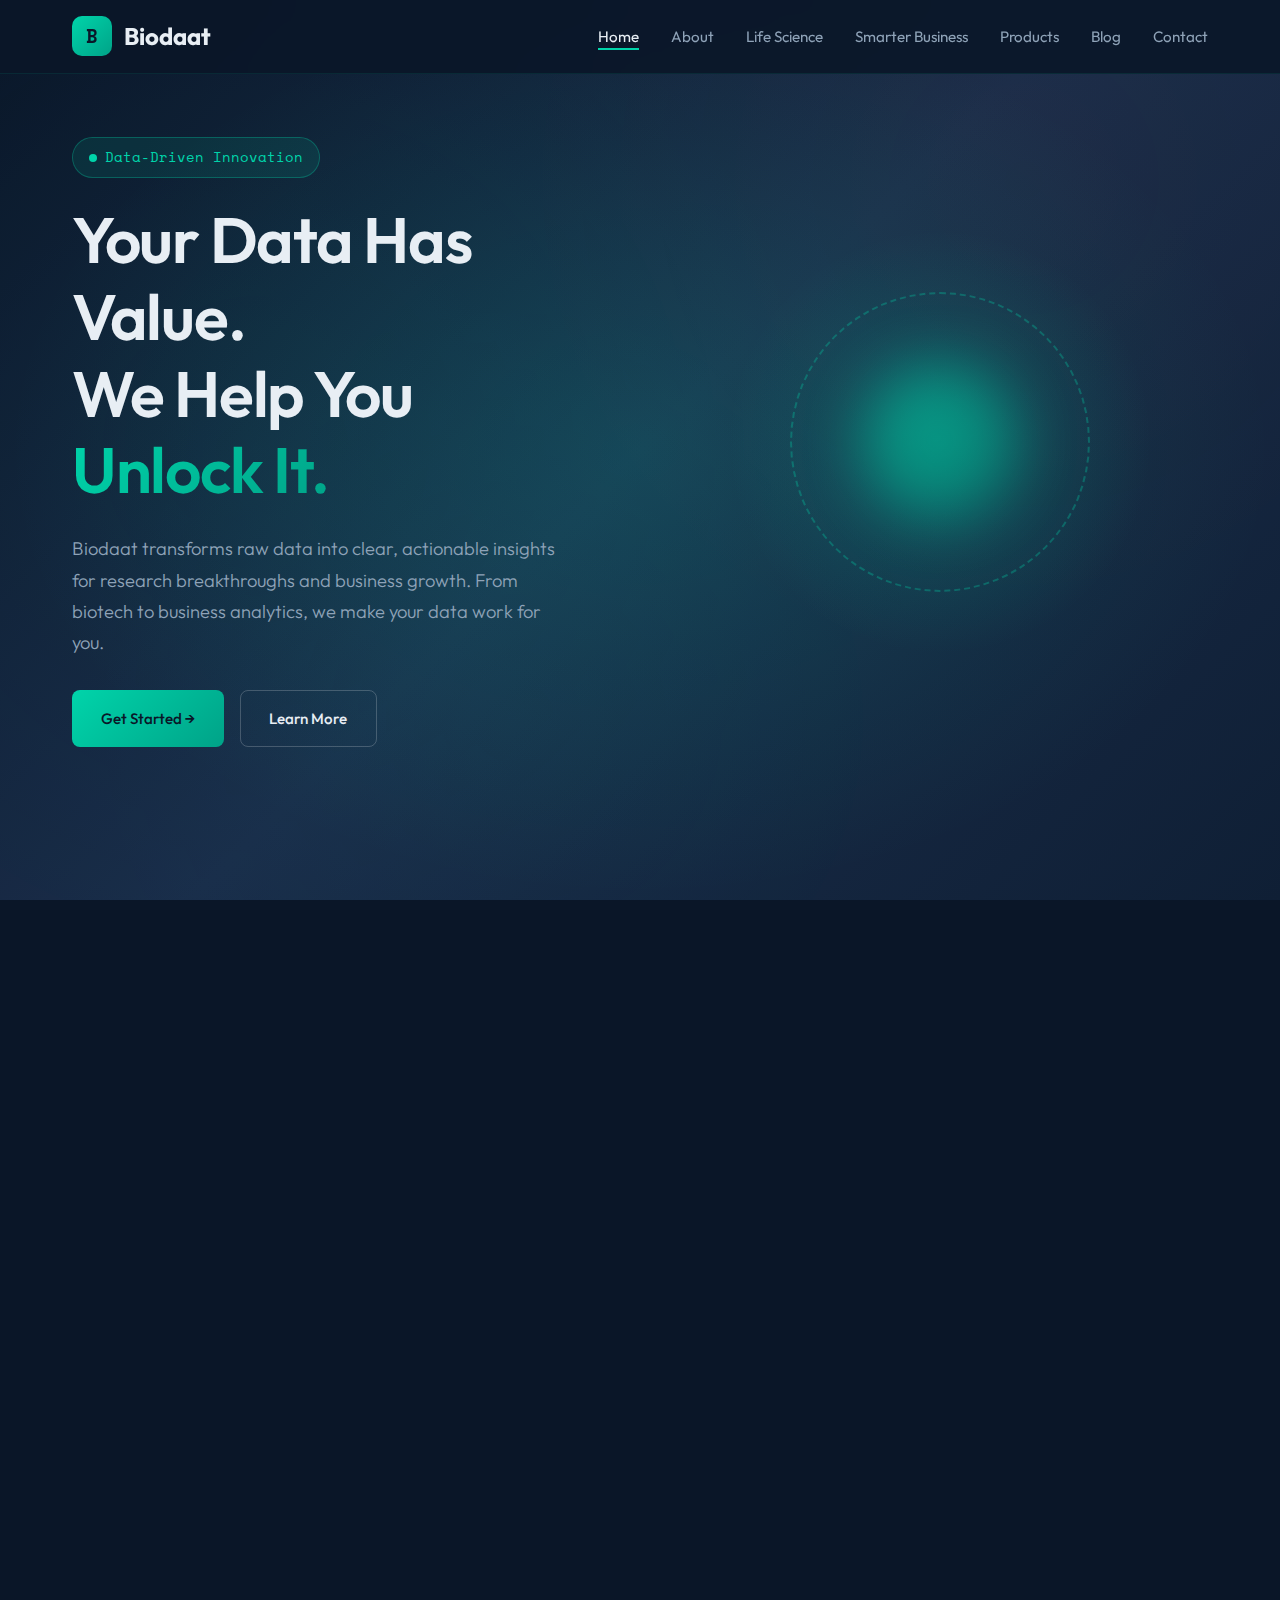
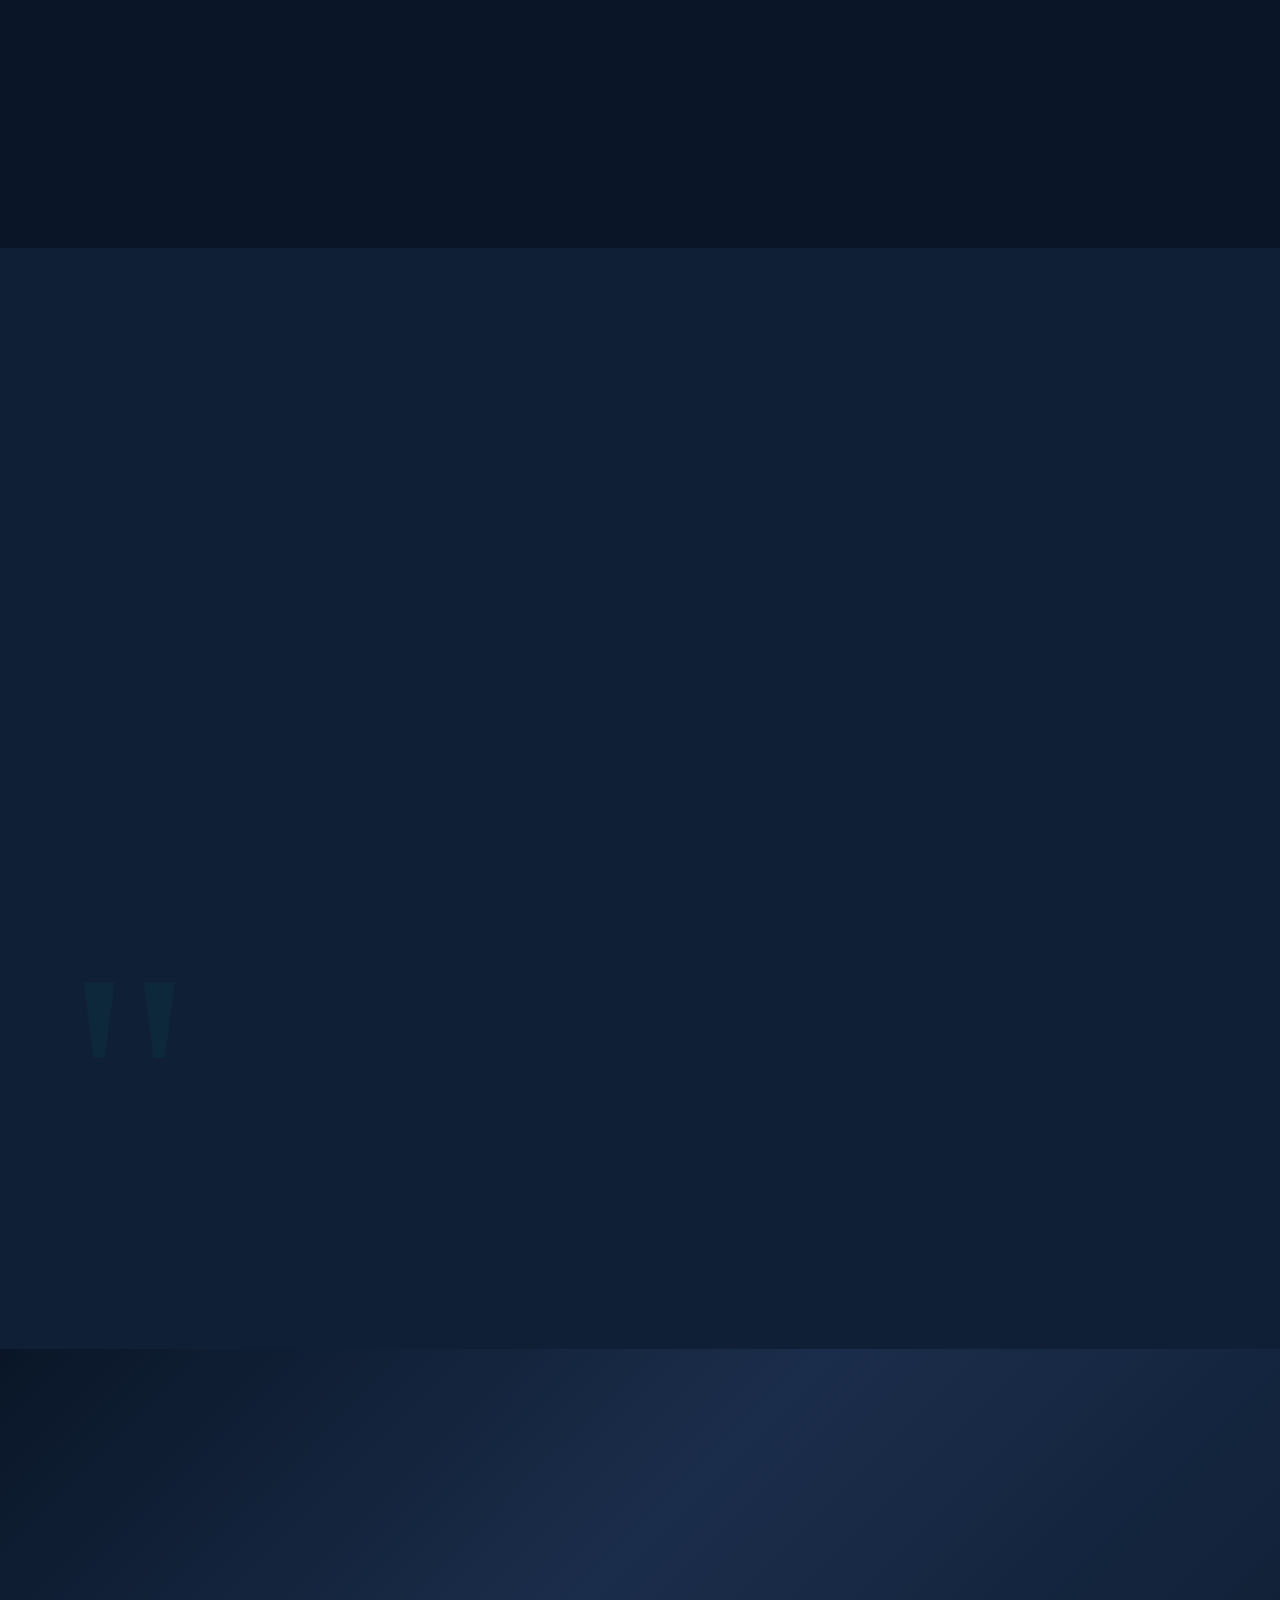
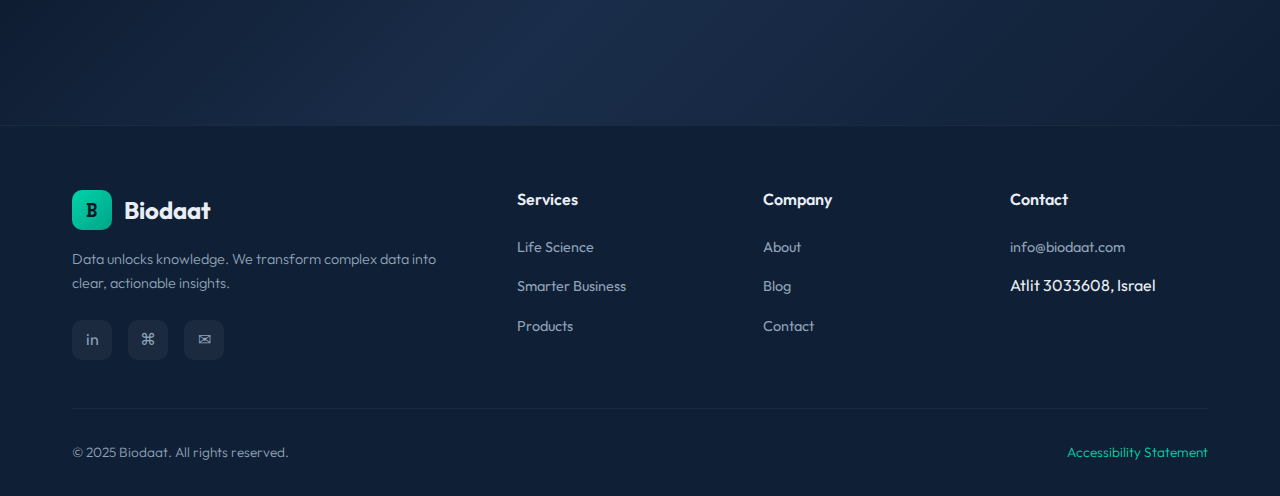
<file: index.html>
<!DOCTYPE html>
<html lang="en">
<head>
    <meta charset="UTF-8">
    <meta name="viewport" content="width=device-width, initial-scale=1.0">
    <meta name="description" content="Biodaat - Advanced Data Solutions for Research and Business. Transforming data into actionable insights with bioinformatics and AI.">
    <meta name="keywords" content="bioinformatics, data analytics, biotech, AI, machine learning, biomarker discovery">
    <title>Biodaat | Advanced Data Solutions for Research and Business</title>
    <link rel="stylesheet" href="css/style.css">
    <link rel="icon" type="image/svg+xml" href="data:image/svg+xml,<svg xmlns='http://www.w3.org/2000/svg' viewBox='0 0 100 100'><text y='.9em' font-size='90'>🧬</text></svg>">
</head>
<body>
    <!-- Navigation -->
    <nav>
        <div class="nav-container">
            <a href="index.html" class="logo">
                <div class="logo-icon">B</div>
                <span>Biodaat</span>
            </a>
            <ul class="nav-links">
                <li><a href="index.html" class="active">Home</a></li>
                <li><a href="about.html">About</a></li>
                <li><a href="life-science.html">Life Science</a></li>
                <li><a href="business.html">Smarter Business</a></li>
                <li><a href="products.html">Products</a></li>
                <li><a href="blog.html">Blog</a></li>
                <li><a href="contact.html">Contact</a></li>
            </ul>
            <button class="mobile-menu-btn">☰</button>
        </div>
    </nav>

    <!-- Hero Section -->
    <section class="hero" id="home">
        <div class="hero-bg"></div>
        <div class="container">
            <div class="hero-content">
                <div class="hero-text">
                    <div class="hero-badge">
                        <span>Data-Driven Innovation</span>
                    </div>
                    <h1>Your Data Has Value.<br>We Help You <span>Unlock It.</span></h1>
                    <p class="hero-description">
                        Biodaat transforms raw data into clear, actionable insights for research breakthroughs and business growth. From biotech to business analytics, we make your data work for you.
                    </p>
                    <div class="hero-cta">
                        <a href="contact.html" class="btn btn-primary">Get Started →</a>
                        <a href="about.html" class="btn btn-secondary">Learn More</a>
                    </div>
                </div>
                <div class="hero-visual">
                    <div class="dna-visual">
                        <div class="dna-helix"></div>
                        <div class="dna-dots"></div>
                        <div class="dna-core"></div>
                    </div>
                </div>
            </div>
        </div>
    </section>

    <!-- Services Overview -->
    <section id="services">
        <div class="container">
            <div class="section-header fade-in">
                <span class="section-label">What We Do</span>
                <h2>From Data to Insight</h2>
                <p>We turn complex data into clear, meaningful insights. Whether you're running experiments in the lab or managing business performance, we help you understand what your data is really telling you.</p>
            </div>
            
            <div class="services-grid">
                <div class="service-card fade-in">
                    <div class="service-icon">🔬</div>
                    <h3>From Data to Insight</h3>
                    <p>Turn raw, complex data into clear, meaningful insights for both research and business decisions.</p>
                </div>
                
                <div class="service-card fade-in">
                    <div class="service-icon">📊</div>
                    <h3>Smarter Decisions</h3>
                    <p>We analyze your key metrics, trends, and patterns so you can act with confidence.</p>
                </div>
                
                <div class="service-card fade-in">
                    <div class="service-icon">🤖</div>
                    <h3>Predict the Future</h3>
                    <p>Using advanced analytics and AI, we build custom models to forecast trends and identify opportunities.</p>
                </div>
                
                <div class="service-card fade-in">
                    <div class="service-icon">📈</div>
                    <h3>Clarity at a Glance</h3>
                    <p>Custom dashboards and visual tools that translate your data into intuitive, real-time overviews.</p>
                </div>
            </div>
        </div>
    </section>

    <!-- About Preview -->
    <section id="about-preview" style="background: var(--surface);">
        <div class="container">
            <div class="about-grid">
                <div class="about-content fade-in">
                    <span class="section-label">About Biodaat</span>
                    <h2>Where Data Meets Strategy</h2>
                    <p>We began in biotech, solving complex challenges with the power of big data, machine learning, and AI. Today, we bring that same precision and innovation to help businesses across all industries grow smarter and move faster.</p>
                    <p>With a deep foundation in bio-data science, we've developed advanced, data-driven solutions that turn information into insight—and insight into impact.</p>
                    <a href="about.html" class="btn btn-primary" style="margin-top: 1rem;">Learn More →</a>
                </div>
                <div class="about-image fade-in">
                    <div style="width: 100%; max-width: 400px; aspect-ratio: 1; background: linear-gradient(135deg, var(--accent) 0%, #00a388 100%); border-radius: 20px; display: flex; align-items: center; justify-content: center; font-size: 8rem;">
                        🧬
                    </div>
                </div>
            </div>
        </div>
    </section>

    <!-- Testimonial -->
    <section class="testimonial-section">
        <div class="container">
            <div class="testimonial-card fade-in">
                <p class="testimonial-text">
                    "Biodaat are reliable, professional, and highly available. Their database management, development, and support have been incredibly valuable to our work. They quickly understands our needs, learns the details, and adapts with impressive flexibility. Their collaborative approach makes them a true partner and a pleasure to work with."
                </p>
                <div class="testimonial-author">
                    <span class="author-name">Efrat Kadosh</span>
                    <span class="author-title">Head of Data Management, Morris Kahn Marine Research Station<br>Leon H Charney School of Marine Sciences, University of Haifa</span>
                </div>
            </div>
        </div>
    </section>

    <!-- CTA Section -->
    <section id="cta" style="background: var(--gradient-main); text-align: center;">
        <div class="container fade-in">
            <h2 style="margin-bottom: 1rem;">Ready to Unlock Your Data's Potential?</h2>
            <p style="max-width: 600px; margin: 0 auto 2rem;">Let's discuss how Biodaat can help transform your data into actionable insights.</p>
            <a href="contact.html" class="btn btn-primary">Contact Us →</a>
        </div>
    </section>

    <!-- Footer -->
    <footer>
        <div class="container">
            <div class="footer-grid">
                <div class="footer-brand">
                    <a href="index.html" class="logo">
                        <div class="logo-icon">B</div>
                        <span>Biodaat</span>
                    </a>
                    <p>Data unlocks knowledge. We transform complex data into clear, actionable insights.</p>
                    <div class="social-links">
                        <a href="https://www.linkedin.com/in/odedkushnir" target="_blank" aria-label="LinkedIn">in</a>
                        <a href="https://github.com/okushnir" target="_blank" aria-label="GitHub">⌘</a>
                        <a href="mailto:info@biodaat.com" aria-label="Email">✉</a>
                    </div>
                </div>
                
                <div class="footer-column">
                    <h4>Services</h4>
                    <ul>
                        <li><a href="life-science.html">Life Science</a></li>
                        <li><a href="business.html">Smarter Business</a></li>
                        <li><a href="products.html">Products</a></li>
                    </ul>
                </div>
                
                <div class="footer-column">
                    <h4>Company</h4>
                    <ul>
                        <li><a href="about.html">About</a></li>
                        <li><a href="blog.html">Blog</a></li>
                        <li><a href="contact.html">Contact</a></li>
                    </ul>
                </div>
                
                <div class="footer-column">
                    <h4>Contact</h4>
                    <ul>
                        <li><a href="mailto:info@biodaat.com">info@biodaat.com</a></li>
                        <li>Atlit 3033608, Israel</li>
                    </ul>
                </div>
            </div>
            
            <div class="footer-bottom">
                <p>© 2025 Biodaat. All rights reserved.</p>
                <p><a href="accessibility.html">Accessibility Statement</a></p>
            </div>
        </div>
    </footer>

    <script src="js/main.js"></script>
</body>
</html>
</file>
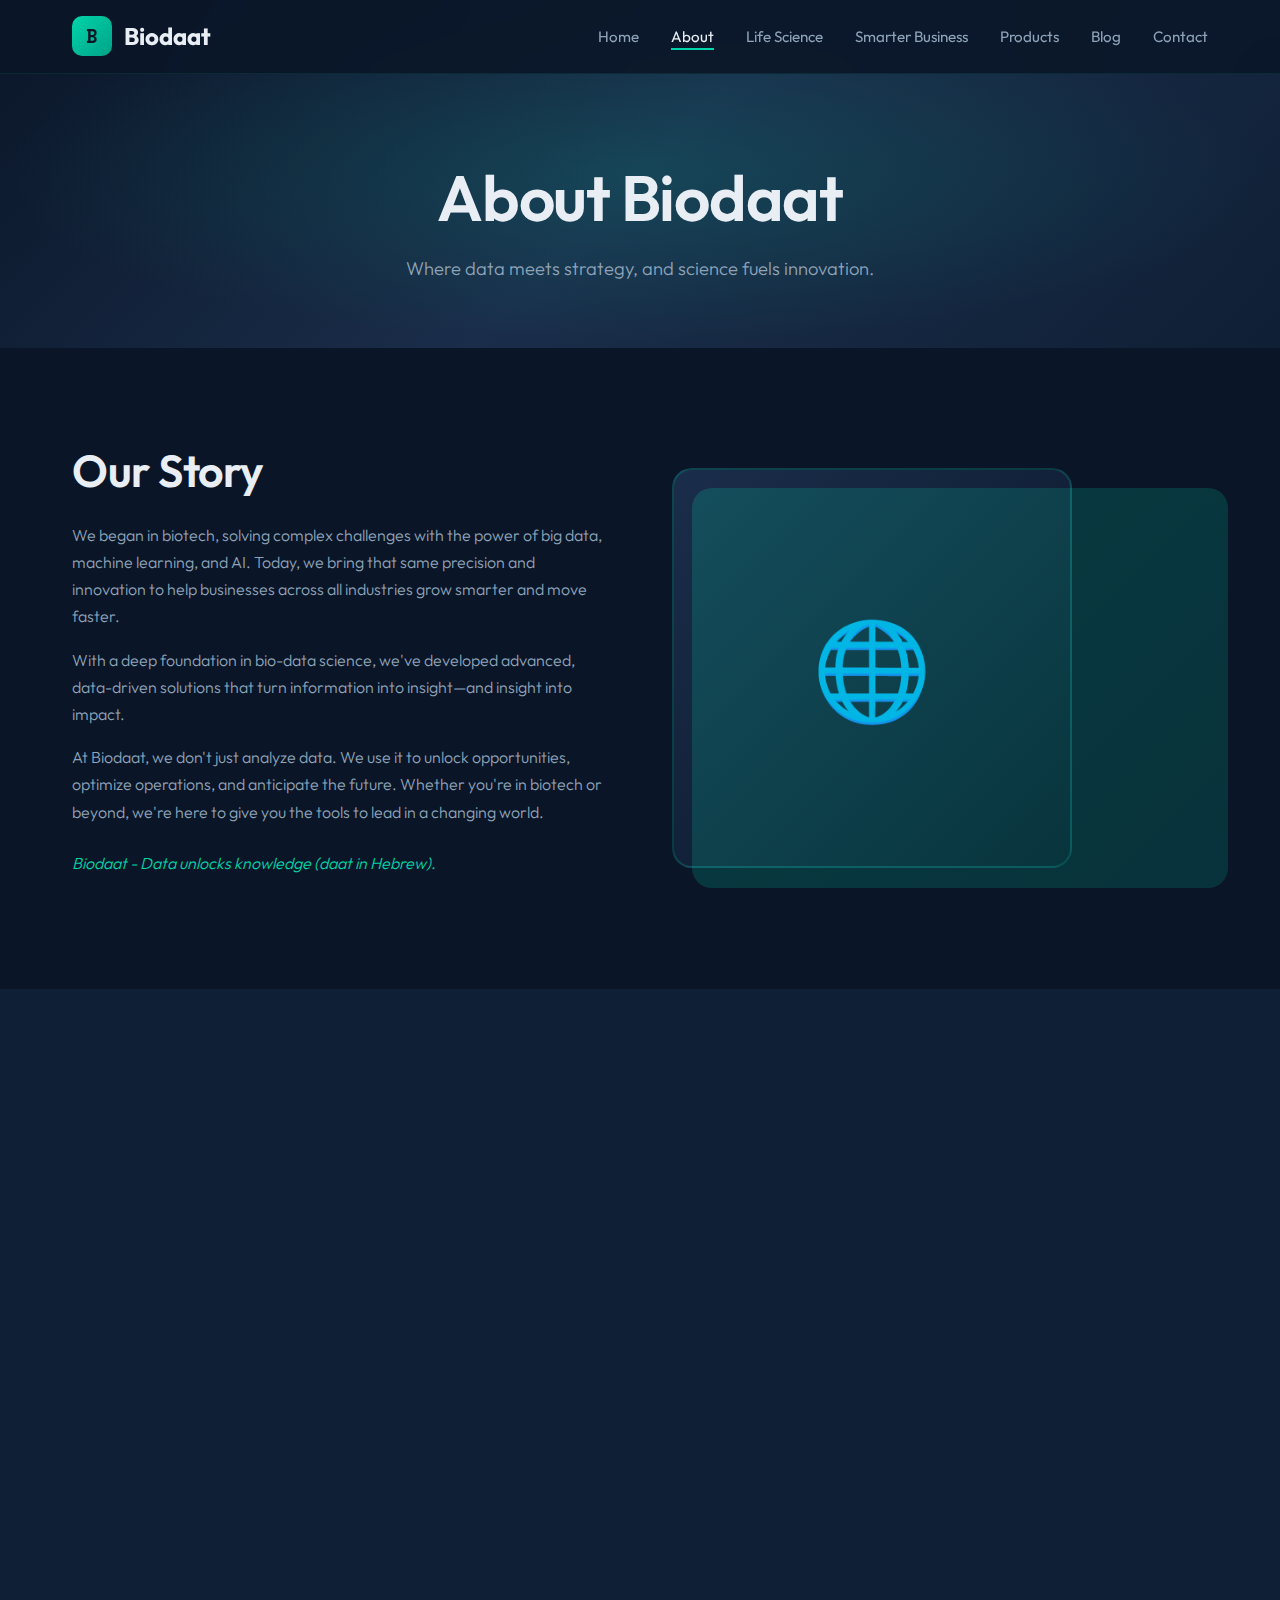
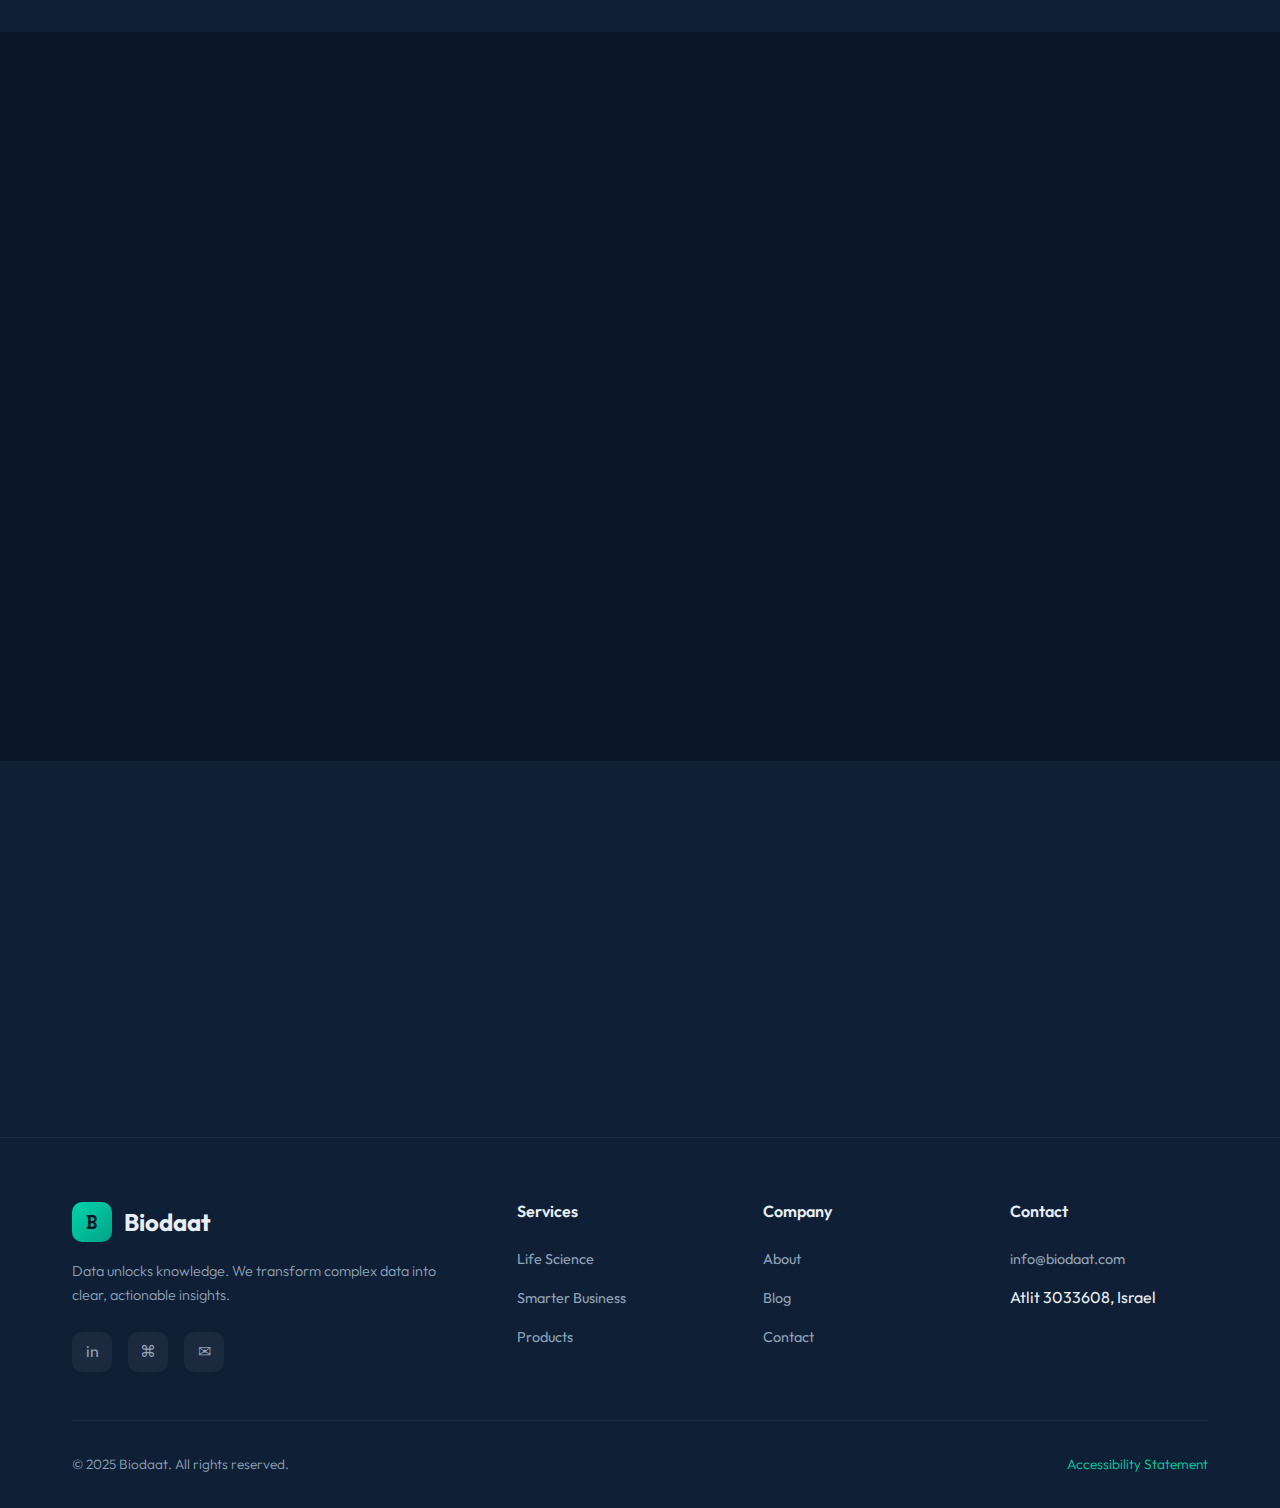
<file: about.html>
<!DOCTYPE html>
<html lang="en">
<head>
    <meta charset="UTF-8">
    <meta name="viewport" content="width=device-width, initial-scale=1.0">
    <meta name="description" content="About Biodaat - Where data meets strategy and science fuels innovation. Learn about our mission, vision, and founder.">
    <title>About | Biodaat</title>
    <link rel="stylesheet" href="css/style.css">
    <link rel="icon" type="image/svg+xml" href="data:image/svg+xml,<svg xmlns='http://www.w3.org/2000/svg' viewBox='0 0 100 100'><text y='.9em' font-size='90'>🧬</text></svg>">
</head>
<body>
    <!-- Navigation -->
    <nav>
        <div class="nav-container">
            <a href="index.html" class="logo">
                <div class="logo-icon">B</div>
                <span>Biodaat</span>
            </a>
            <ul class="nav-links">
                <li><a href="index.html">Home</a></li>
                <li><a href="about.html" class="active">About</a></li>
                <li><a href="life-science.html">Life Science</a></li>
                <li><a href="business.html">Smarter Business</a></li>
                <li><a href="products.html">Products</a></li>
                <li><a href="blog.html">Blog</a></li>
                <li><a href="contact.html">Contact</a></li>
            </ul>
            <button class="mobile-menu-btn">☰</button>
        </div>
    </nav>

    <!-- Page Header -->
    <section class="page-header">
        <div class="container">
            <div class="page-header-content">
                <h1>About Biodaat</h1>
                <p>Where data meets strategy, and science fuels innovation.</p>
            </div>
        </div>
    </section>

    <!-- Main About Content -->
    <section>
        <div class="container">
            <div class="about-grid">
                <div class="about-content fade-in">
                    <h2>Our Story</h2>
                    <p>We began in biotech, solving complex challenges with the power of big data, machine learning, and AI. Today, we bring that same precision and innovation to help businesses across all industries grow smarter and move faster.</p>
                    <p>With a deep foundation in bio-data science, we've developed advanced, data-driven solutions that turn information into insight—and insight into impact.</p>
                    <p>At Biodaat, we don't just analyze data. We use it to unlock opportunities, optimize operations, and anticipate the future. Whether you're in biotech or beyond, we're here to give you the tools to lead in a changing world.</p>
                    <p style="margin-top: 1.5rem; color: var(--accent); font-style: italic;">Biodaat - Data unlocks knowledge (daat in Hebrew).</p>
                </div>
                <div class="about-image fade-in">
                    <div style="width: 100%; max-width: 400px; aspect-ratio: 1; background: linear-gradient(135deg, var(--secondary) 0%, var(--primary) 100%); border-radius: 20px; display: flex; align-items: center; justify-content: center; font-size: 6rem; border: 2px solid rgba(0, 212, 170, 0.2);">
                        🌐
                    </div>
                </div>
            </div>
        </div>
    </section>

    <!-- Mission & Vision -->
    <section style="background: var(--surface);">
        <div class="container">
            <div class="services-grid" style="grid-template-columns: 1fr 1fr;">
                <div class="service-card fade-in" style="padding: 3rem;">
                    <div class="service-icon">🎯</div>
                    <h3>Our Mission</h3>
                    <p>At Biodaat, our mission is to make powerful data analysis accessible to everyone—regardless of background, industry, or expertise.</p>
                    <p style="margin-top: 1rem;">We believe that knowledge should not be locked behind technical barriers. That's why we transform complex data into clear, actionable insights that help people and organizations make smarter decisions and spark innovation.</p>
                    <p style="margin-top: 1rem;">Originally rooted in the life sciences, we now bring this same commitment to clarity, accessibility, and impact to every sector.</p>
                </div>
                
                <div class="service-card fade-in" style="padding: 3rem;">
                    <div class="service-icon">🔭</div>
                    <h3>Our Vision</h3>
                    <p>At Biodaat, our vision is to transform how data fuels discovery, innovation, and impact.</p>
                    <p style="margin-top: 1rem;">We aim to revolutionize the way science, business, and society approach data—making it not just a tool, but a catalyst for progress. With a foundation in life sciences and a commitment to cutting-edge technology, we strive to unlock new insights that improve lives and move the world forward.</p>
                    <p style="margin-top: 1rem;">Our ultimate goal is to bridge the gap between knowledge and action.</p>
                </div>
            </div>
        </div>
    </section>

    <!-- Founder Section -->
    <section>
        <div class="container">
            <div class="about-grid" style="align-items: start;">
                <div class="about-image fade-in">
                    <div style="width: 100%; max-width: 350px; aspect-ratio: 0.8; background: linear-gradient(135deg, var(--surface) 0%, var(--secondary) 100%); border-radius: 20px; display: flex; align-items: center; justify-content: center; font-size: 8rem; border: 3px solid var(--accent);">
                        👨‍🔬
                    </div>
                    <div style="display: flex; gap: 1rem; margin-top: 1.5rem; justify-content: center;">
                        <a href="mailto:oded.kushnir@biodaat.com" class="btn btn-secondary" style="padding: 0.6rem 1rem; font-size: 0.85rem;">✉ Email</a>
                        <a href="https://github.com/okushnir" target="_blank" class="btn btn-secondary" style="padding: 0.6rem 1rem; font-size: 0.85rem;">⌘ GitHub</a>
                        <a href="https://www.linkedin.com/in/odedkushnir" target="_blank" class="btn btn-secondary" style="padding: 0.6rem 1rem; font-size: 0.85rem;">in LinkedIn</a>
                    </div>
                </div>
                <div class="about-content fade-in">
                    <span class="section-label">Leadership</span>
                    <h2>Oded Kushnir Ph.D.</h2>
                    <h3 style="color: var(--accent); margin-bottom: 1.5rem; font-weight: 400;">Founding Director</h3>
                    <p>As the founder of Biodaat, I'm proud to bring years of scientific training and hands-on data expertise to the world of business innovation.</p>
                    <p style="margin-top: 1rem;">I hold a Ph.D. in Bio-Data Science from Tel Aviv University, where I specialized in applying machine learning to biological data analysis.</p>
                    <p style="margin-top: 1rem;">Throughout my career, I've built algorithms, pipelines, and applications that turn complex data into meaningful results—delivering value in both research and real-world settings.</p>
                    <p style="margin-top: 1rem;">My passion lies in using cutting-edge tools to uncover insights, solve problems, and help organizations make smarter decisions.</p>
                    <p style="margin-top: 1rem; color: var(--accent);">Biodaat is the product of that vision: combining deep scientific knowledge with accessible, impactful data solutions for everyone.</p>
                </div>
            </div>
        </div>
    </section>

    <!-- CTA -->
    <section style="background: var(--surface); text-align: center;">
        <div class="container fade-in">
            <h2 style="margin-bottom: 1rem;">Let's Work Together</h2>
            <p style="max-width: 600px; margin: 0 auto 2rem;">Ready to transform your data into actionable insights? Get in touch today.</p>
            <a href="contact.html" class="btn btn-primary">Contact Us →</a>
        </div>
    </section>

    <!-- Footer -->
    <footer>
        <div class="container">
            <div class="footer-grid">
                <div class="footer-brand">
                    <a href="index.html" class="logo">
                        <div class="logo-icon">B</div>
                        <span>Biodaat</span>
                    </a>
                    <p>Data unlocks knowledge. We transform complex data into clear, actionable insights.</p>
                    <div class="social-links">
                        <a href="https://www.linkedin.com/in/odedkushnir" target="_blank" aria-label="LinkedIn">in</a>
                        <a href="https://github.com/okushnir" target="_blank" aria-label="GitHub">⌘</a>
                        <a href="mailto:info@biodaat.com" aria-label="Email">✉</a>
                    </div>
                </div>
                
                <div class="footer-column">
                    <h4>Services</h4>
                    <ul>
                        <li><a href="life-science.html">Life Science</a></li>
                        <li><a href="business.html">Smarter Business</a></li>
                        <li><a href="products.html">Products</a></li>
                    </ul>
                </div>
                
                <div class="footer-column">
                    <h4>Company</h4>
                    <ul>
                        <li><a href="about.html">About</a></li>
                        <li><a href="blog.html">Blog</a></li>
                        <li><a href="contact.html">Contact</a></li>
                    </ul>
                </div>
                
                <div class="footer-column">
                    <h4>Contact</h4>
                    <ul>
                        <li><a href="mailto:info@biodaat.com">info@biodaat.com</a></li>
                        <li>Atlit 3033608, Israel</li>
                    </ul>
                </div>
            </div>
            
            <div class="footer-bottom">
                <p>© 2025 Biodaat. All rights reserved.</p>
                <p><a href="accessibility.html">Accessibility Statement</a></p>
            </div>
        </div>
    </footer>

    <script src="js/main.js"></script>
</body>
</html>
</file>
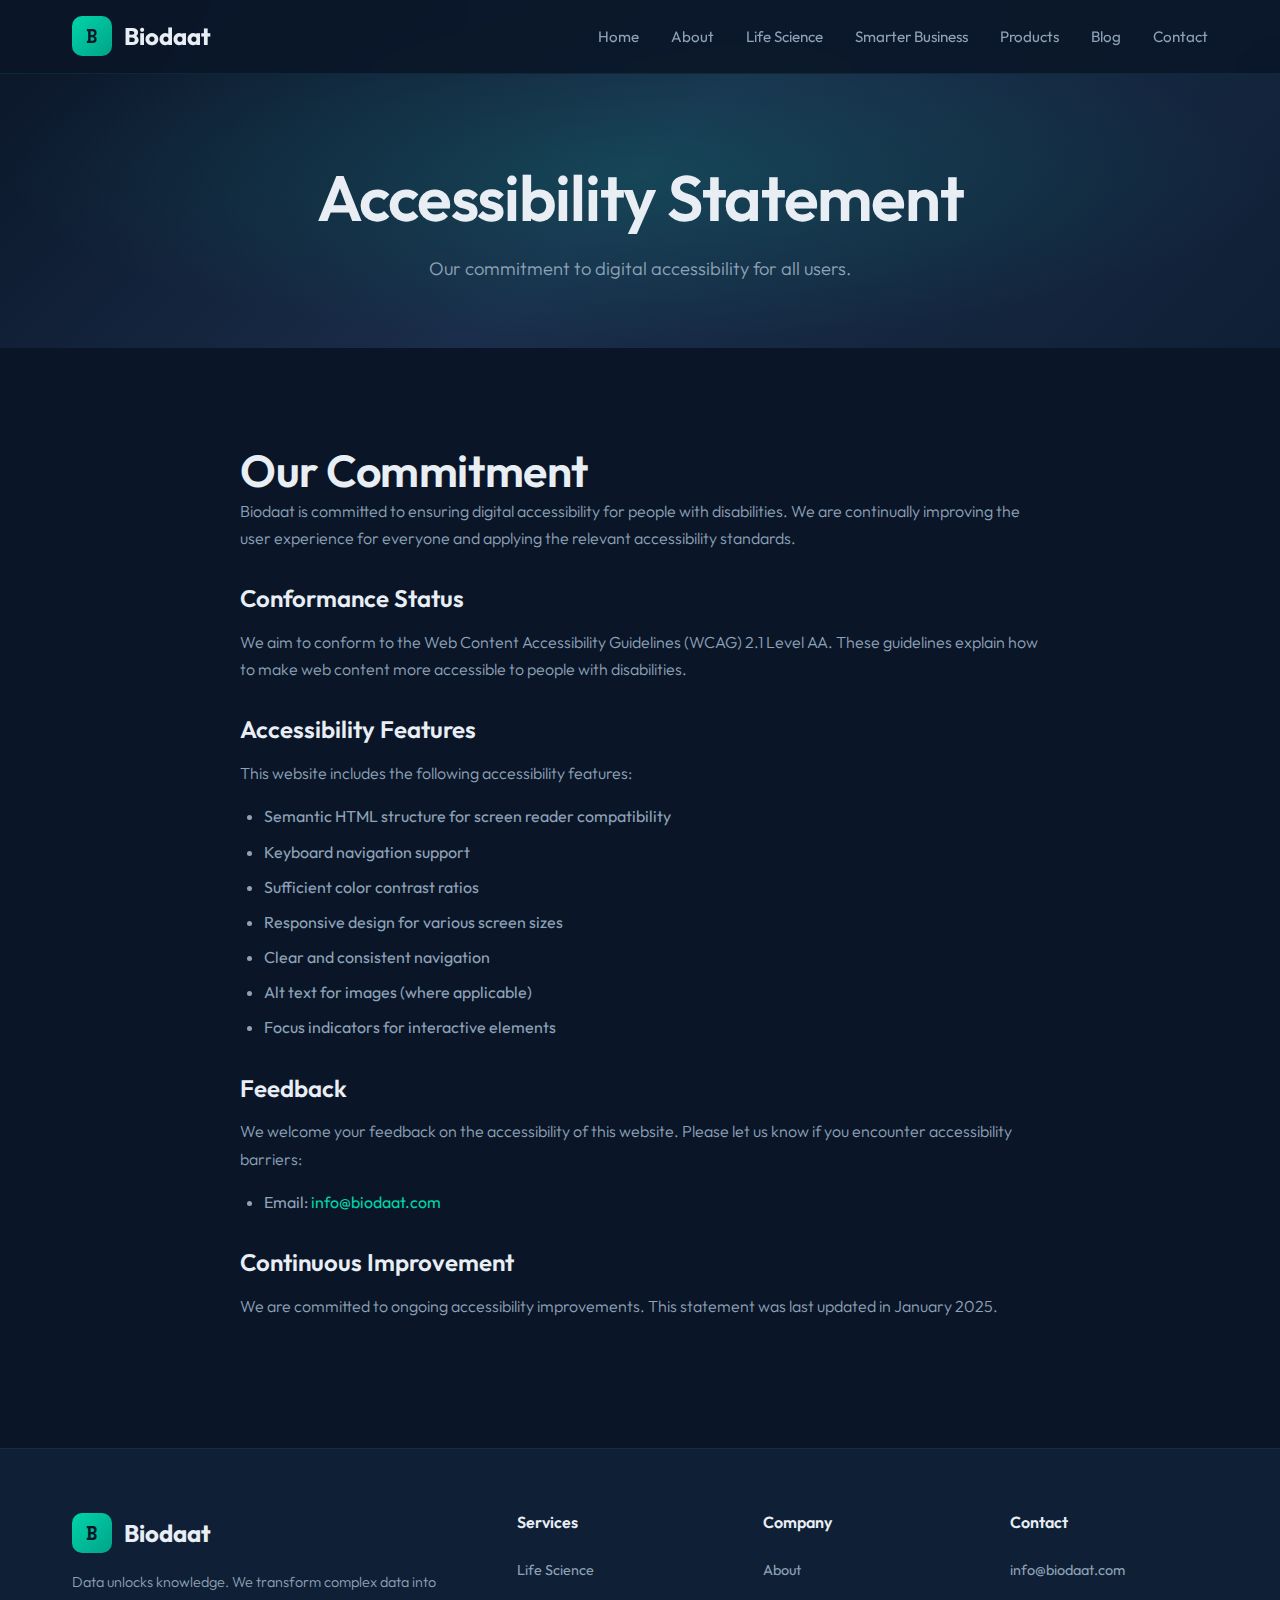
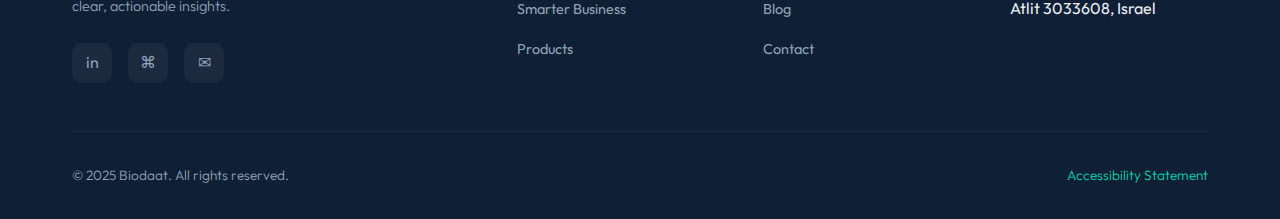
<file: accessibility.html>
<!DOCTYPE html>
<html lang="en">
<head>
    <meta charset="UTF-8">
    <meta name="viewport" content="width=device-width, initial-scale=1.0">
    <meta name="description" content="Biodaat Accessibility Statement - Our commitment to digital accessibility.">
    <title>Accessibility Statement | Biodaat</title>
    <link rel="stylesheet" href="css/style.css">
    <link rel="icon" type="image/svg+xml" href="data:image/svg+xml,<svg xmlns='http://www.w3.org/2000/svg' viewBox='0 0 100 100'><text y='.9em' font-size='90'>🧬</text></svg>">
</head>
<body>
    <nav>
        <div class="nav-container">
            <a href="index.html" class="logo">
                <div class="logo-icon">B</div>
                <span>Biodaat</span>
            </a>
            <ul class="nav-links">
                <li><a href="index.html">Home</a></li>
                <li><a href="about.html">About</a></li>
                <li><a href="life-science.html">Life Science</a></li>
                <li><a href="business.html">Smarter Business</a></li>
                <li><a href="products.html">Products</a></li>
                <li><a href="blog.html">Blog</a></li>
                <li><a href="contact.html">Contact</a></li>
            </ul>
            <button class="mobile-menu-btn">☰</button>
        </div>
    </nav>

    <section class="page-header">
        <div class="container">
            <div class="page-header-content">
                <h1>Accessibility Statement</h1>
                <p>Our commitment to digital accessibility for all users.</p>
            </div>
        </div>
    </section>

    <section>
        <div class="container">
            <div style="max-width: 800px; margin: 0 auto;">
                <div class="fade-in">
                    <h2>Our Commitment</h2>
                    <p style="margin-bottom: 2rem;">Biodaat is committed to ensuring digital accessibility for people with disabilities. We are continually improving the user experience for everyone and applying the relevant accessibility standards.</p>
                    
                    <h3 style="margin-top: 2rem; margin-bottom: 1rem;">Conformance Status</h3>
                    <p style="margin-bottom: 2rem;">We aim to conform to the Web Content Accessibility Guidelines (WCAG) 2.1 Level AA. These guidelines explain how to make web content more accessible to people with disabilities.</p>
                    
                    <h3 style="margin-top: 2rem; margin-bottom: 1rem;">Accessibility Features</h3>
                    <p style="margin-bottom: 1rem;">This website includes the following accessibility features:</p>
                    <ul style="color: var(--text-muted); margin-left: 1.5rem; margin-bottom: 2rem;">
                        <li style="margin-bottom: 0.5rem;">Semantic HTML structure for screen reader compatibility</li>
                        <li style="margin-bottom: 0.5rem;">Keyboard navigation support</li>
                        <li style="margin-bottom: 0.5rem;">Sufficient color contrast ratios</li>
                        <li style="margin-bottom: 0.5rem;">Responsive design for various screen sizes</li>
                        <li style="margin-bottom: 0.5rem;">Clear and consistent navigation</li>
                        <li style="margin-bottom: 0.5rem;">Alt text for images (where applicable)</li>
                        <li style="margin-bottom: 0.5rem;">Focus indicators for interactive elements</li>
                    </ul>
                    
                    <h3 style="margin-top: 2rem; margin-bottom: 1rem;">Feedback</h3>
                    <p style="margin-bottom: 1rem;">We welcome your feedback on the accessibility of this website. Please let us know if you encounter accessibility barriers:</p>
                    <ul style="color: var(--text-muted); margin-left: 1.5rem; margin-bottom: 2rem;">
                        <li style="margin-bottom: 0.5rem;">Email: <a href="mailto:info@biodaat.com">info@biodaat.com</a></li>
                    </ul>
                    
                    <h3 style="margin-top: 2rem; margin-bottom: 1rem;">Continuous Improvement</h3>
                    <p style="margin-bottom: 2rem;">We are committed to ongoing accessibility improvements. This statement was last updated in January 2025.</p>
                </div>
            </div>
        </div>
    </section>

    <footer>
        <div class="container">
            <div class="footer-grid">
                <div class="footer-brand">
                    <a href="index.html" class="logo">
                        <div class="logo-icon">B</div>
                        <span>Biodaat</span>
                    </a>
                    <p>Data unlocks knowledge. We transform complex data into clear, actionable insights.</p>
                    <div class="social-links">
                        <a href="https://www.linkedin.com/in/odedkushnir" target="_blank" aria-label="LinkedIn">in</a>
                        <a href="https://github.com/okushnir" target="_blank" aria-label="GitHub">⌘</a>
                        <a href="mailto:info@biodaat.com" aria-label="Email">✉</a>
                    </div>
                </div>
                
                <div class="footer-column">
                    <h4>Services</h4>
                    <ul>
                        <li><a href="life-science.html">Life Science</a></li>
                        <li><a href="business.html">Smarter Business</a></li>
                        <li><a href="products.html">Products</a></li>
                    </ul>
                </div>
                
                <div class="footer-column">
                    <h4>Company</h4>
                    <ul>
                        <li><a href="about.html">About</a></li>
                        <li><a href="blog.html">Blog</a></li>
                        <li><a href="contact.html">Contact</a></li>
                    </ul>
                </div>
                
                <div class="footer-column">
                    <h4>Contact</h4>
                    <ul>
                        <li><a href="mailto:info@biodaat.com">info@biodaat.com</a></li>
                        <li>Atlit 3033608, Israel</li>
                    </ul>
                </div>
            </div>
            
            <div class="footer-bottom">
                <p>© 2025 Biodaat. All rights reserved.</p>
                <p><a href="accessibility.html">Accessibility Statement</a></p>
            </div>
        </div>
    </footer>

    <script src="js/main.js"></script>
</body>
</html>
</file>
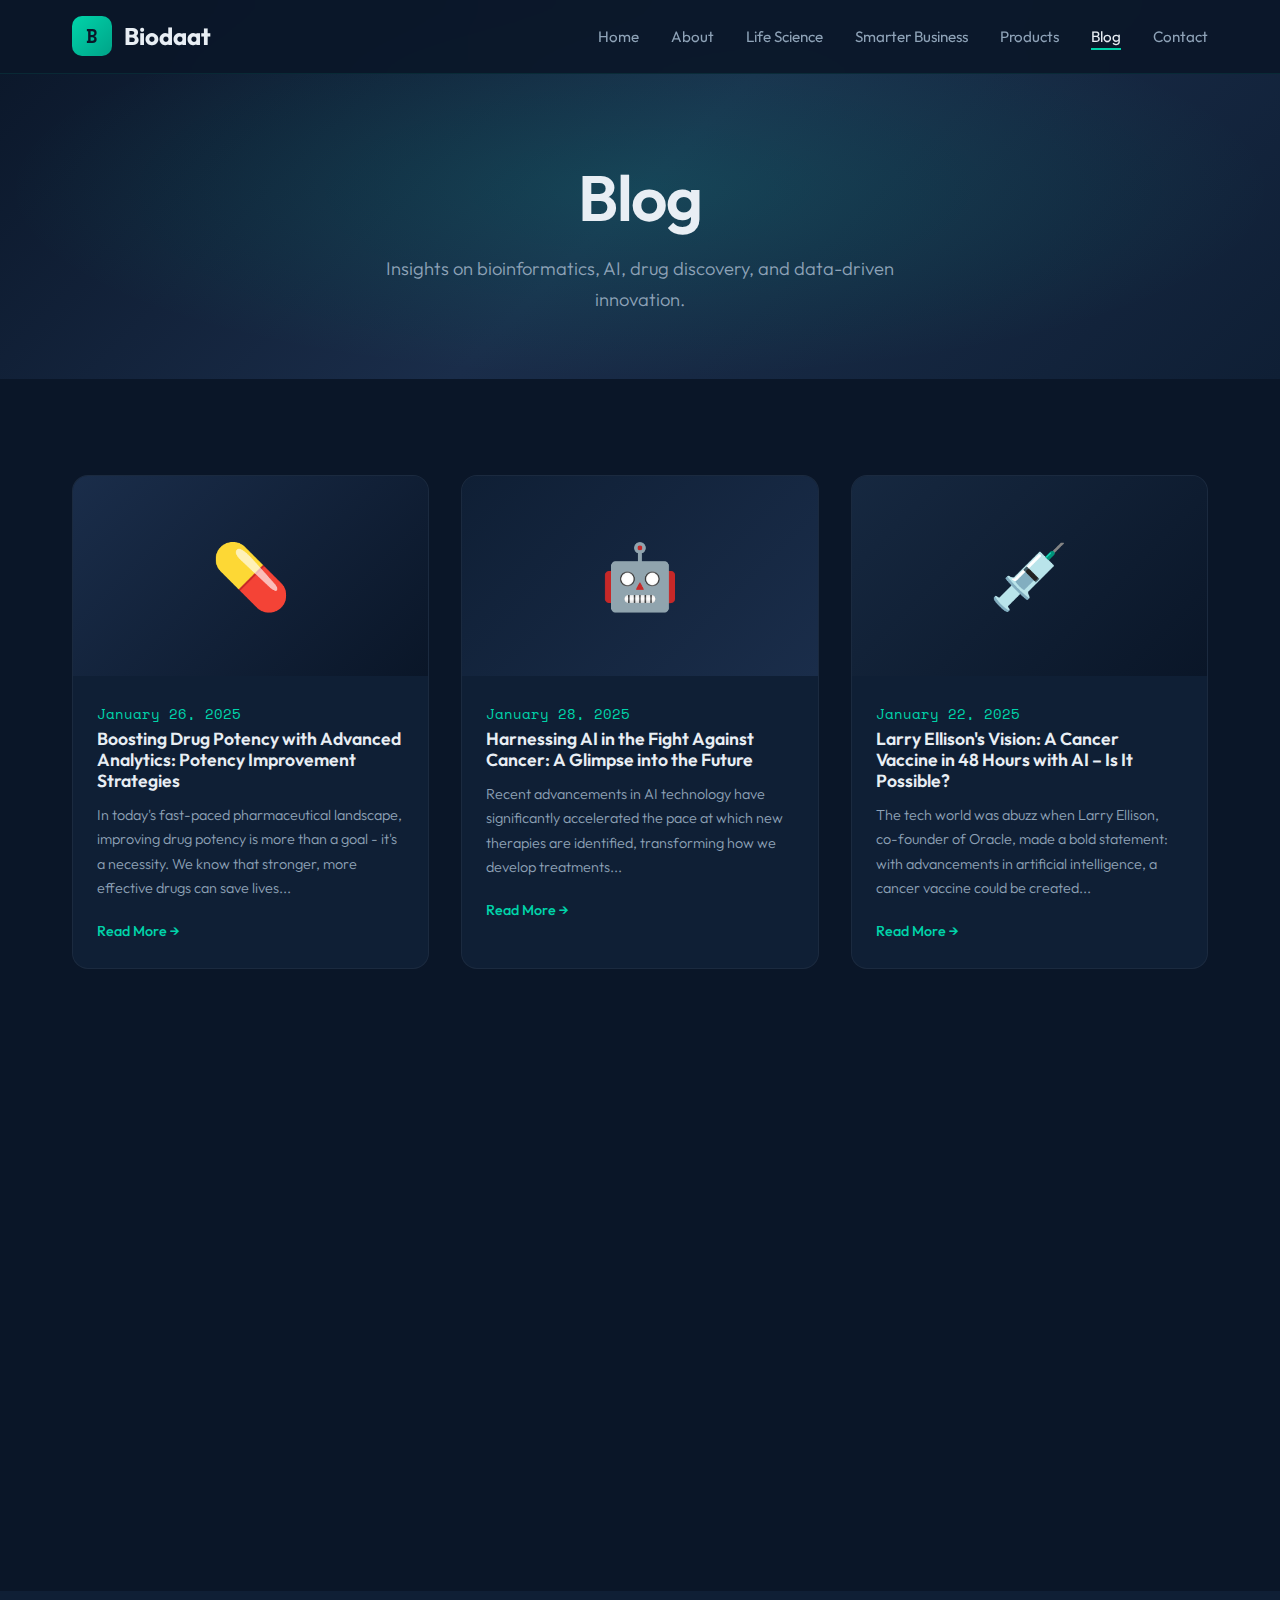
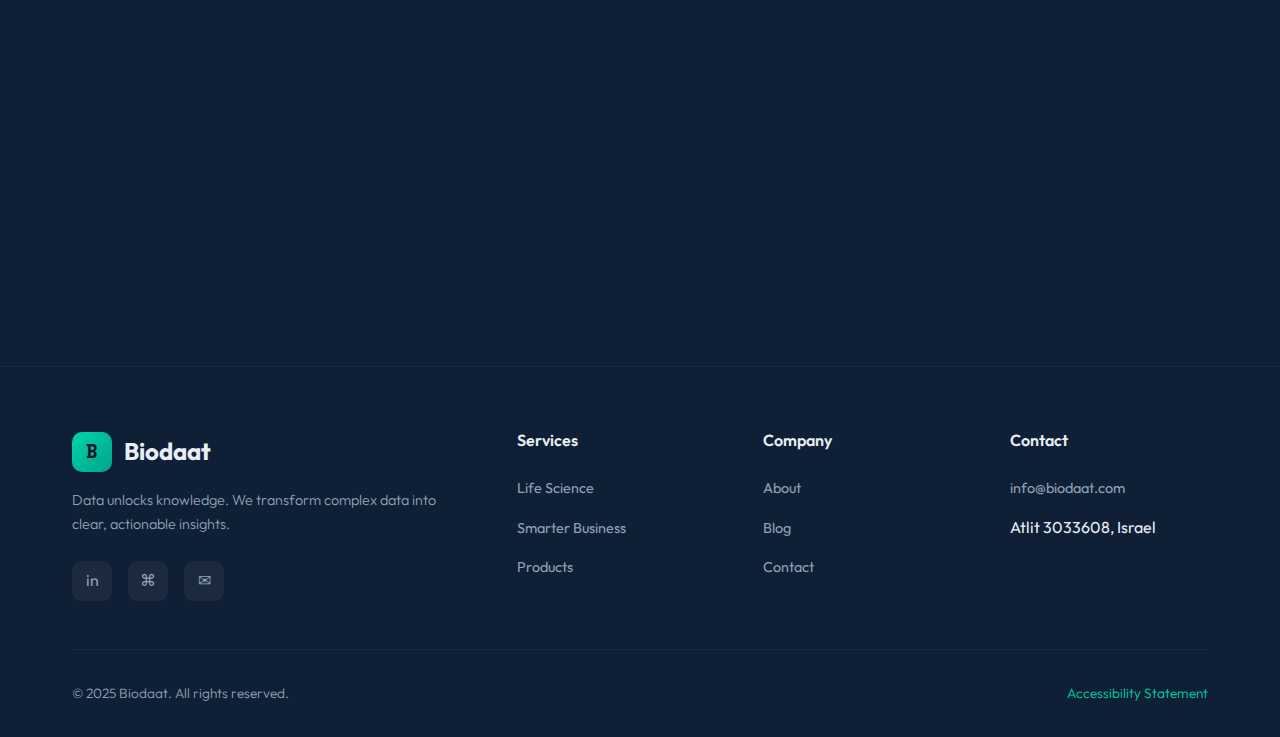
<file: blog.html>
<!DOCTYPE html>
<html lang="en">
<head>
    <meta charset="UTF-8">
    <meta name="viewport" content="width=device-width, initial-scale=1.0">
    <meta name="description" content="Biodaat Blog - Insights on bioinformatics, AI in healthcare, drug discovery, and data analytics.">
    <title>Blog | Biodaat</title>
    <link rel="stylesheet" href="css/style.css">
    <link rel="icon" type="image/svg+xml" href="data:image/svg+xml,<svg xmlns='http://www.w3.org/2000/svg' viewBox='0 0 100 100'><text y='.9em' font-size='90'>🧬</text></svg>">
</head>
<body>
    <nav>
        <div class="nav-container">
            <a href="index.html" class="logo">
                <div class="logo-icon">B</div>
                <span>Biodaat</span>
            </a>
            <ul class="nav-links">
                <li><a href="index.html">Home</a></li>
                <li><a href="about.html">About</a></li>
                <li><a href="life-science.html">Life Science</a></li>
                <li><a href="business.html">Smarter Business</a></li>
                <li><a href="products.html">Products</a></li>
                <li><a href="blog.html" class="active">Blog</a></li>
                <li><a href="contact.html">Contact</a></li>
            </ul>
            <button class="mobile-menu-btn">☰</button>
        </div>
    </nav>

    <section class="page-header">
        <div class="container">
            <div class="page-header-content">
                <h1>Blog</h1>
                <p>Insights on bioinformatics, AI, drug discovery, and data-driven innovation.</p>
            </div>
        </div>
    </section>

    <section>
        <div class="container">
            <div class="blog-grid">
                
                <article class="blog-card fade-in">
                    <div class="blog-image" style="background: linear-gradient(135deg, #1a2d4a 0%, #0a1628 100%); display: flex; align-items: center; justify-content: center; font-size: 4rem;">
                        💊
                    </div>
                    <div class="blog-content">
                        <span class="blog-date">January 26, 2025</span>
                        <h3>Boosting Drug Potency with Advanced Analytics: Potency Improvement Strategies</h3>
                        <p>In today's fast-paced pharmaceutical landscape, improving drug potency is more than a goal - it's a necessity. We know that stronger, more effective drugs can save lives...</p>
                        <a href="blog/drug-potency-analytics.html" class="blog-link">Read More →</a>
                    </div>
                </article>
                
                <article class="blog-card fade-in">
                    <div class="blog-image" style="background: linear-gradient(135deg, #0f1f35 0%, #1a2d4a 100%); display: flex; align-items: center; justify-content: center; font-size: 4rem;">
                        🤖
                    </div>
                    <div class="blog-content">
                        <span class="blog-date">January 28, 2025</span>
                        <h3>Harnessing AI in the Fight Against Cancer: A Glimpse into the Future</h3>
                        <p>Recent advancements in AI technology have significantly accelerated the pace at which new therapies are identified, transforming how we develop treatments...</p>
                        <a href="blog/ai-cancer-research.html" class="blog-link">Read More →</a>
                    </div>
                </article>
                
                <article class="blog-card fade-in">
                    <div class="blog-image" style="background: linear-gradient(135deg, #162840 0%, #0a1628 100%); display: flex; align-items: center; justify-content: center; font-size: 4rem;">
                        💉
                    </div>
                    <div class="blog-content">
                        <span class="blog-date">January 22, 2025</span>
                        <h3>Larry Ellison's Vision: A Cancer Vaccine in 48 Hours with AI – Is It Possible?</h3>
                        <p>The tech world was abuzz when Larry Ellison, co-founder of Oracle, made a bold statement: with advancements in artificial intelligence, a cancer vaccine could be created...</p>
                        <a href="blog/ellison-cancer-vaccine.html" class="blog-link">Read More →</a>
                    </div>
                </article>
                
                <article class="blog-card fade-in">
                    <div class="blog-image" style="background: linear-gradient(135deg, #1a2d4a 0%, #162840 100%); display: flex; align-items: center; justify-content: center; font-size: 4rem;">
                        🧬
                    </div>
                    <div class="blog-content">
                        <span class="blog-date">November 6, 2024</span>
                        <h3>Exploring the Intersection of Bioinformatics and Genetic Engineering</h3>
                        <p>In the fast-paced world of biotechnology, the connection between bioinformatics and genetic engineering is changing how we think about innovation and discovery...</p>
                        <a href="blog/bioinformatics-genetic-engineering.html" class="blog-link">Read More →</a>
                    </div>
                </article>
                
            </div>
        </div>
    </section>

    <section style="background: var(--surface); text-align: center;">
        <div class="container fade-in">
            <h2 style="margin-bottom: 1rem;">Want to Stay Updated?</h2>
            <p style="max-width: 600px; margin: 0 auto 2rem;">Follow us on LinkedIn for the latest insights on bioinformatics and data analytics.</p>
            <a href="https://www.linkedin.com/in/odedkushnir" target="_blank" class="btn btn-primary">Follow on LinkedIn →</a>
        </div>
    </section>

    <footer>
        <div class="container">
            <div class="footer-grid">
                <div class="footer-brand">
                    <a href="index.html" class="logo">
                        <div class="logo-icon">B</div>
                        <span>Biodaat</span>
                    </a>
                    <p>Data unlocks knowledge. We transform complex data into clear, actionable insights.</p>
                    <div class="social-links">
                        <a href="https://www.linkedin.com/in/odedkushnir" target="_blank" aria-label="LinkedIn">in</a>
                        <a href="https://github.com/okushnir" target="_blank" aria-label="GitHub">⌘</a>
                        <a href="mailto:info@biodaat.com" aria-label="Email">✉</a>
                    </div>
                </div>
                
                <div class="footer-column">
                    <h4>Services</h4>
                    <ul>
                        <li><a href="life-science.html">Life Science</a></li>
                        <li><a href="business.html">Smarter Business</a></li>
                        <li><a href="products.html">Products</a></li>
                    </ul>
                </div>
                
                <div class="footer-column">
                    <h4>Company</h4>
                    <ul>
                        <li><a href="about.html">About</a></li>
                        <li><a href="blog.html">Blog</a></li>
                        <li><a href="contact.html">Contact</a></li>
                    </ul>
                </div>
                
                <div class="footer-column">
                    <h4>Contact</h4>
                    <ul>
                        <li><a href="mailto:info@biodaat.com">info@biodaat.com</a></li>
                        <li>Atlit 3033608, Israel</li>
                    </ul>
                </div>
            </div>
            
            <div class="footer-bottom">
                <p>© 2025 Biodaat. All rights reserved.</p>
                <p><a href="accessibility.html">Accessibility Statement</a></p>
            </div>
        </div>
    </footer>

    <script src="js/main.js"></script>
</body>
</html>
</file>
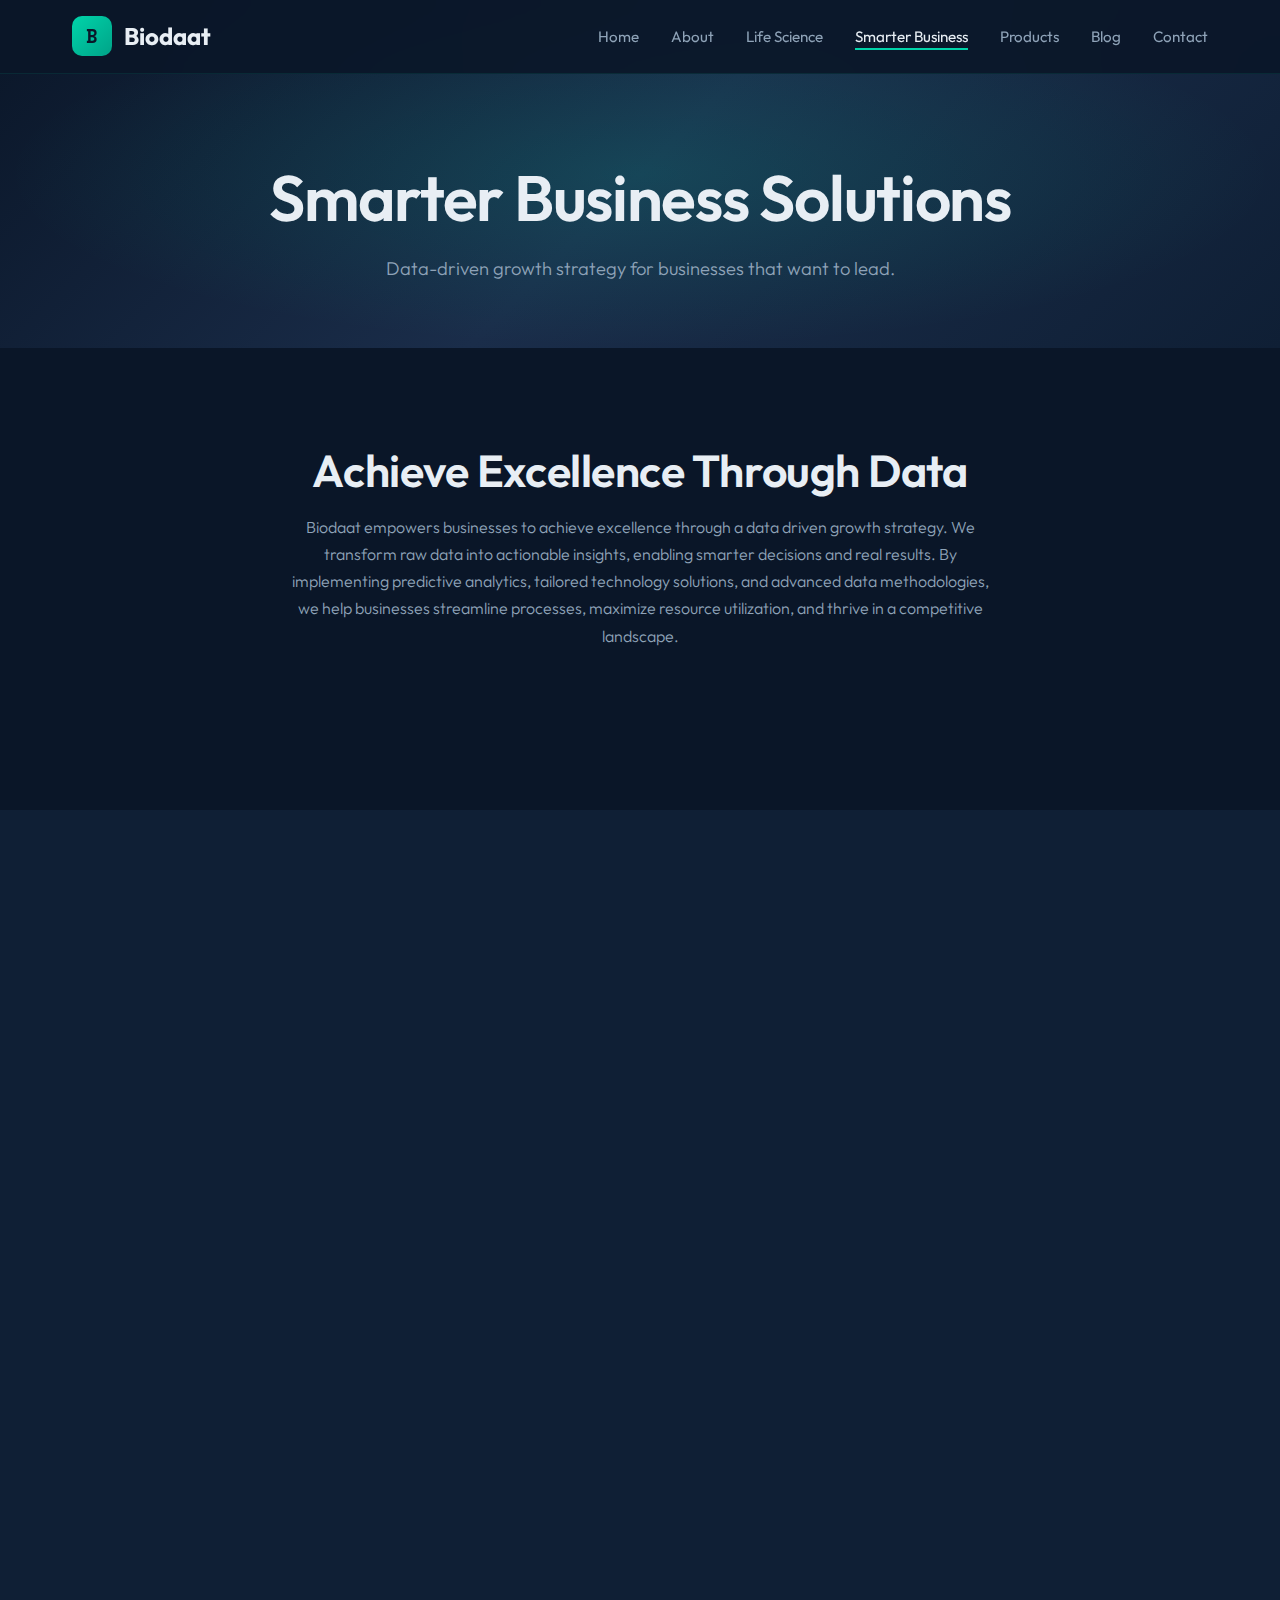
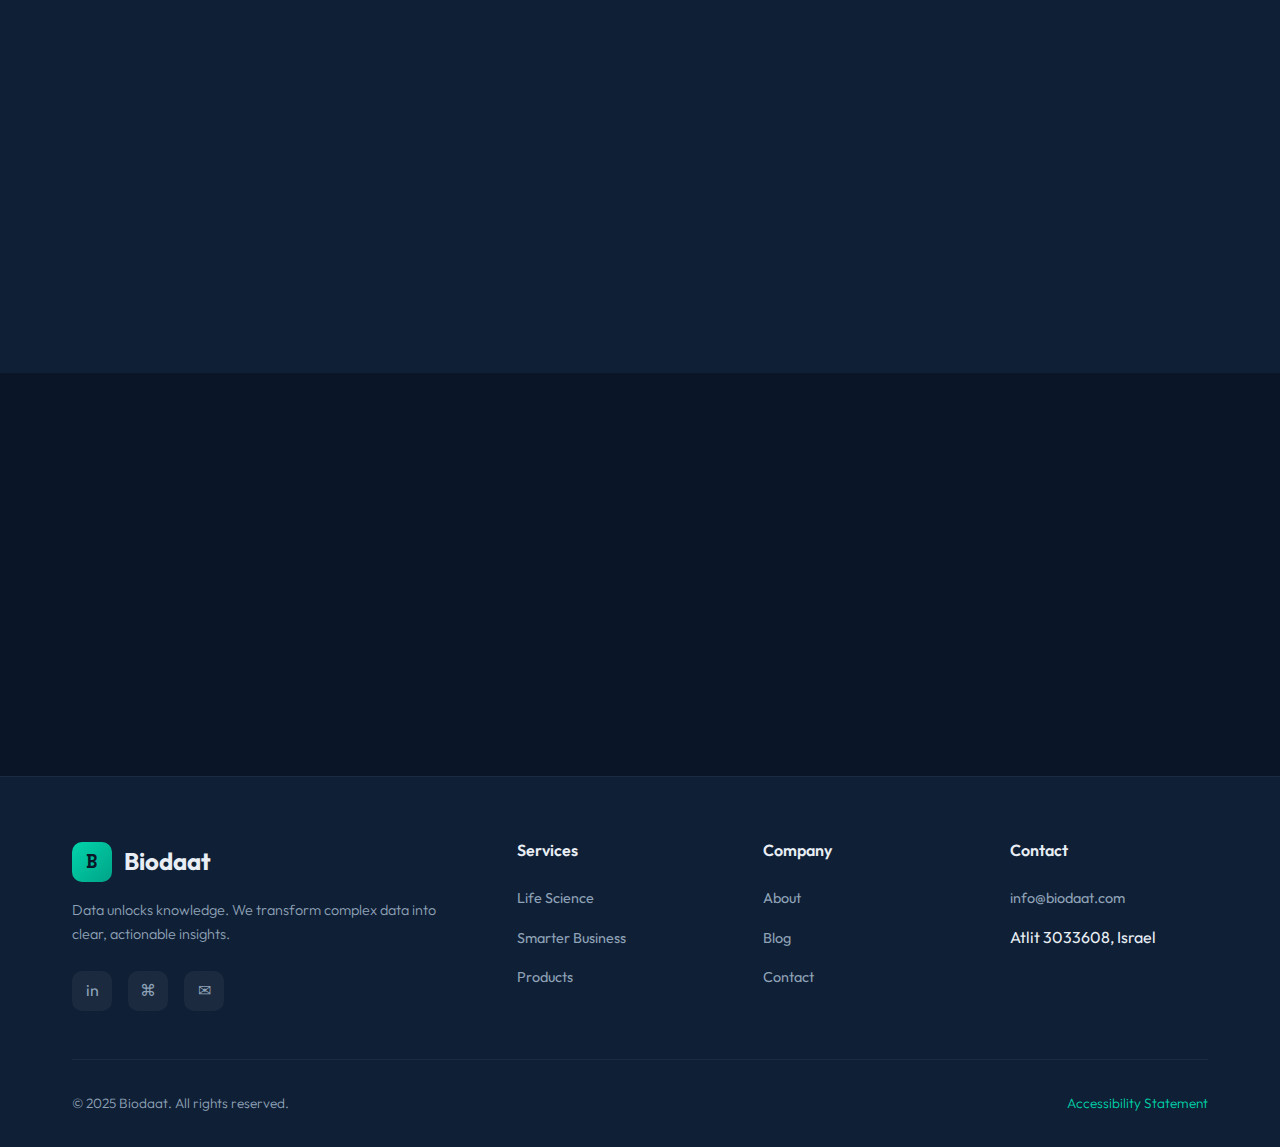
<file: business.html>
<!DOCTYPE html>
<html lang="en">
<head>
    <meta charset="UTF-8">
    <meta name="viewport" content="width=device-width, initial-scale=1.0">
    <meta name="description" content="Smarter Business Solutions by Biodaat - Data-driven growth strategy, KPI insights, predictive analytics, and AI-powered decision making.">
    <title>Smarter Business Solutions | Biodaat</title>
    <link rel="stylesheet" href="css/style.css">
    <link rel="icon" type="image/svg+xml" href="data:image/svg+xml,<svg xmlns='http://www.w3.org/2000/svg' viewBox='0 0 100 100'><text y='.9em' font-size='90'>🧬</text></svg>">
</head>
<body>
    <!-- Navigation -->
    <nav>
        <div class="nav-container">
            <a href="index.html" class="logo">
                <div class="logo-icon">B</div>
                <span>Biodaat</span>
            </a>
            <ul class="nav-links">
                <li><a href="index.html">Home</a></li>
                <li><a href="about.html">About</a></li>
                <li><a href="life-science.html">Life Science</a></li>
                <li><a href="business.html" class="active">Smarter Business</a></li>
                <li><a href="products.html">Products</a></li>
                <li><a href="blog.html">Blog</a></li>
                <li><a href="contact.html">Contact</a></li>
            </ul>
            <button class="mobile-menu-btn">☰</button>
        </div>
    </nav>

    <!-- Page Header -->
    <section class="page-header">
        <div class="container">
            <div class="page-header-content">
                <h1>Smarter Business Solutions</h1>
                <p>Data-driven growth strategy for businesses that want to lead.</p>
            </div>
        </div>
    </section>

    <!-- Intro -->
    <section>
        <div class="container">
            <div class="section-header fade-in">
                <h2>Achieve Excellence Through Data</h2>
                <p>Biodaat empowers businesses to achieve excellence through a data driven growth strategy. We transform raw data into actionable insights, enabling smarter decisions and real results. By implementing predictive analytics, tailored technology solutions, and advanced data methodologies, we help businesses streamline processes, maximize resource utilization, and thrive in a competitive landscape.</p>
            </div>
        </div>
    </section>

    <!-- Services -->
    <section style="background: var(--surface); padding-top: 2rem;">
        <div class="container">
            <div class="services-grid" style="grid-template-columns: repeat(auto-fit, minmax(350px, 1fr));">
                
                <div class="service-card fade-in">
                    <div class="service-icon" style="background: rgba(255, 107, 53, 0.1); color: var(--accent-warm);">01</div>
                    <h3>Data Discovery & Strategy</h3>
                    <p>We start by exploring your existing data to uncover what's possible. Through strategic analysis and mapping, we help you identify the right questions to ask and the best ways to use your data for smarter business decisions.</p>
                </div>
                
                <div class="service-card fade-in">
                    <div class="service-icon" style="background: rgba(255, 107, 53, 0.1); color: var(--accent-warm);">02</div>
                    <h3>KPI & Business Insights</h3>
                    <p>We dive deep into your key performance indicators (KPIs) to show you what's really driving your success—or holding you back. Get clarity on where to focus, improve, and grow, based on real, actionable insights.</p>
                </div>
                
                <div class="service-card fade-in">
                    <div class="service-icon" style="background: rgba(255, 107, 53, 0.1); color: var(--accent-warm);">03</div>
                    <h3>Customer Segmentation & Behavior Analysis</h3>
                    <p>Understand who your customers really are and how they interact with your business. We analyze customer data to reveal patterns, preferences, and opportunities for personalized marketing, retention, and growth.</p>
                </div>
                
                <div class="service-card fade-in">
                    <div class="service-icon" style="background: rgba(255, 107, 53, 0.1); color: var(--accent-warm);">04</div>
                    <h3>Predictive Analytics & AI</h3>
                    <p>Look ahead with confidence. We build custom models that help you forecast trends, anticipate demand, and identify risks—so you can stay ahead of the curve in a changing market.</p>
                </div>
                
                <div class="service-card fade-in">
                    <div class="service-icon" style="background: rgba(255, 107, 53, 0.1); color: var(--accent-warm);">05</div>
                    <h3>Dashboards & Custom Reports</h3>
                    <p>We design intuitive, interactive dashboards and reports tailored to your business needs. Get real-time visibility into your data—so you can monitor, measure, and act quickly.</p>
                </div>
                
                <div class="service-card fade-in">
                    <div class="service-icon" style="background: rgba(255, 107, 53, 0.1); color: var(--accent-warm);">06</div>
                    <h3>Operational Optimization</h3>
                    <p>We analyze your workflows and processes to find inefficiencies, reduce costs, and improve performance. From logistics to resource allocation, we help you do more—with less.</p>
                </div>
                
                <div class="service-card fade-in">
                    <div class="service-icon" style="background: rgba(255, 107, 53, 0.1); color: var(--accent-warm);">07</div>
                    <h3>AI/ML Forecasting Services</h3>
                    <p>By analyzing market trends and customer behavior, we help our clients make more informed decisions. Our machine learning models provide accurate predictions to guide your strategic planning.</p>
                </div>
                
                <div class="service-card fade-in">
                    <div class="service-icon" style="background: rgba(255, 107, 53, 0.1); color: var(--accent-warm);">08</div>
                    <h3>Generative AI Analytics</h3>
                    <p>GenAI-powered data interpretation and automated insights generation. Leverage the latest in AI technology to extract deeper meaning from your data and automate routine analysis tasks.</p>
                </div>
                
            </div>
        </div>
    </section>

    <!-- CTA -->
    <section style="text-align: center;">
        <div class="container fade-in">
            <h2 style="margin-bottom: 1rem;">Ready to Transform Your Business?</h2>
            <p style="max-width: 600px; margin: 0 auto 2rem;">Let's unlock the full potential of your data and drive your business forward with confidence.</p>
            <a href="contact.html" class="btn btn-primary">Get Started →</a>
        </div>
    </section>

    <!-- Footer -->
    <footer>
        <div class="container">
            <div class="footer-grid">
                <div class="footer-brand">
                    <a href="index.html" class="logo">
                        <div class="logo-icon">B</div>
                        <span>Biodaat</span>
                    </a>
                    <p>Data unlocks knowledge. We transform complex data into clear, actionable insights.</p>
                    <div class="social-links">
                        <a href="https://www.linkedin.com/in/odedkushnir" target="_blank" aria-label="LinkedIn">in</a>
                        <a href="https://github.com/okushnir" target="_blank" aria-label="GitHub">⌘</a>
                        <a href="mailto:info@biodaat.com" aria-label="Email">✉</a>
                    </div>
                </div>
                
                <div class="footer-column">
                    <h4>Services</h4>
                    <ul>
                        <li><a href="life-science.html">Life Science</a></li>
                        <li><a href="business.html">Smarter Business</a></li>
                        <li><a href="products.html">Products</a></li>
                    </ul>
                </div>
                
                <div class="footer-column">
                    <h4>Company</h4>
                    <ul>
                        <li><a href="about.html">About</a></li>
                        <li><a href="blog.html">Blog</a></li>
                        <li><a href="contact.html">Contact</a></li>
                    </ul>
                </div>
                
                <div class="footer-column">
                    <h4>Contact</h4>
                    <ul>
                        <li><a href="mailto:info@biodaat.com">info@biodaat.com</a></li>
                        <li>Atlit 3033608, Israel</li>
                    </ul>
                </div>
            </div>
            
            <div class="footer-bottom">
                <p>© 2025 Biodaat. All rights reserved.</p>
                <p><a href="accessibility.html">Accessibility Statement</a></p>
            </div>
        </div>
    </footer>

    <script src="js/main.js"></script>
</body>
</html>
</file>
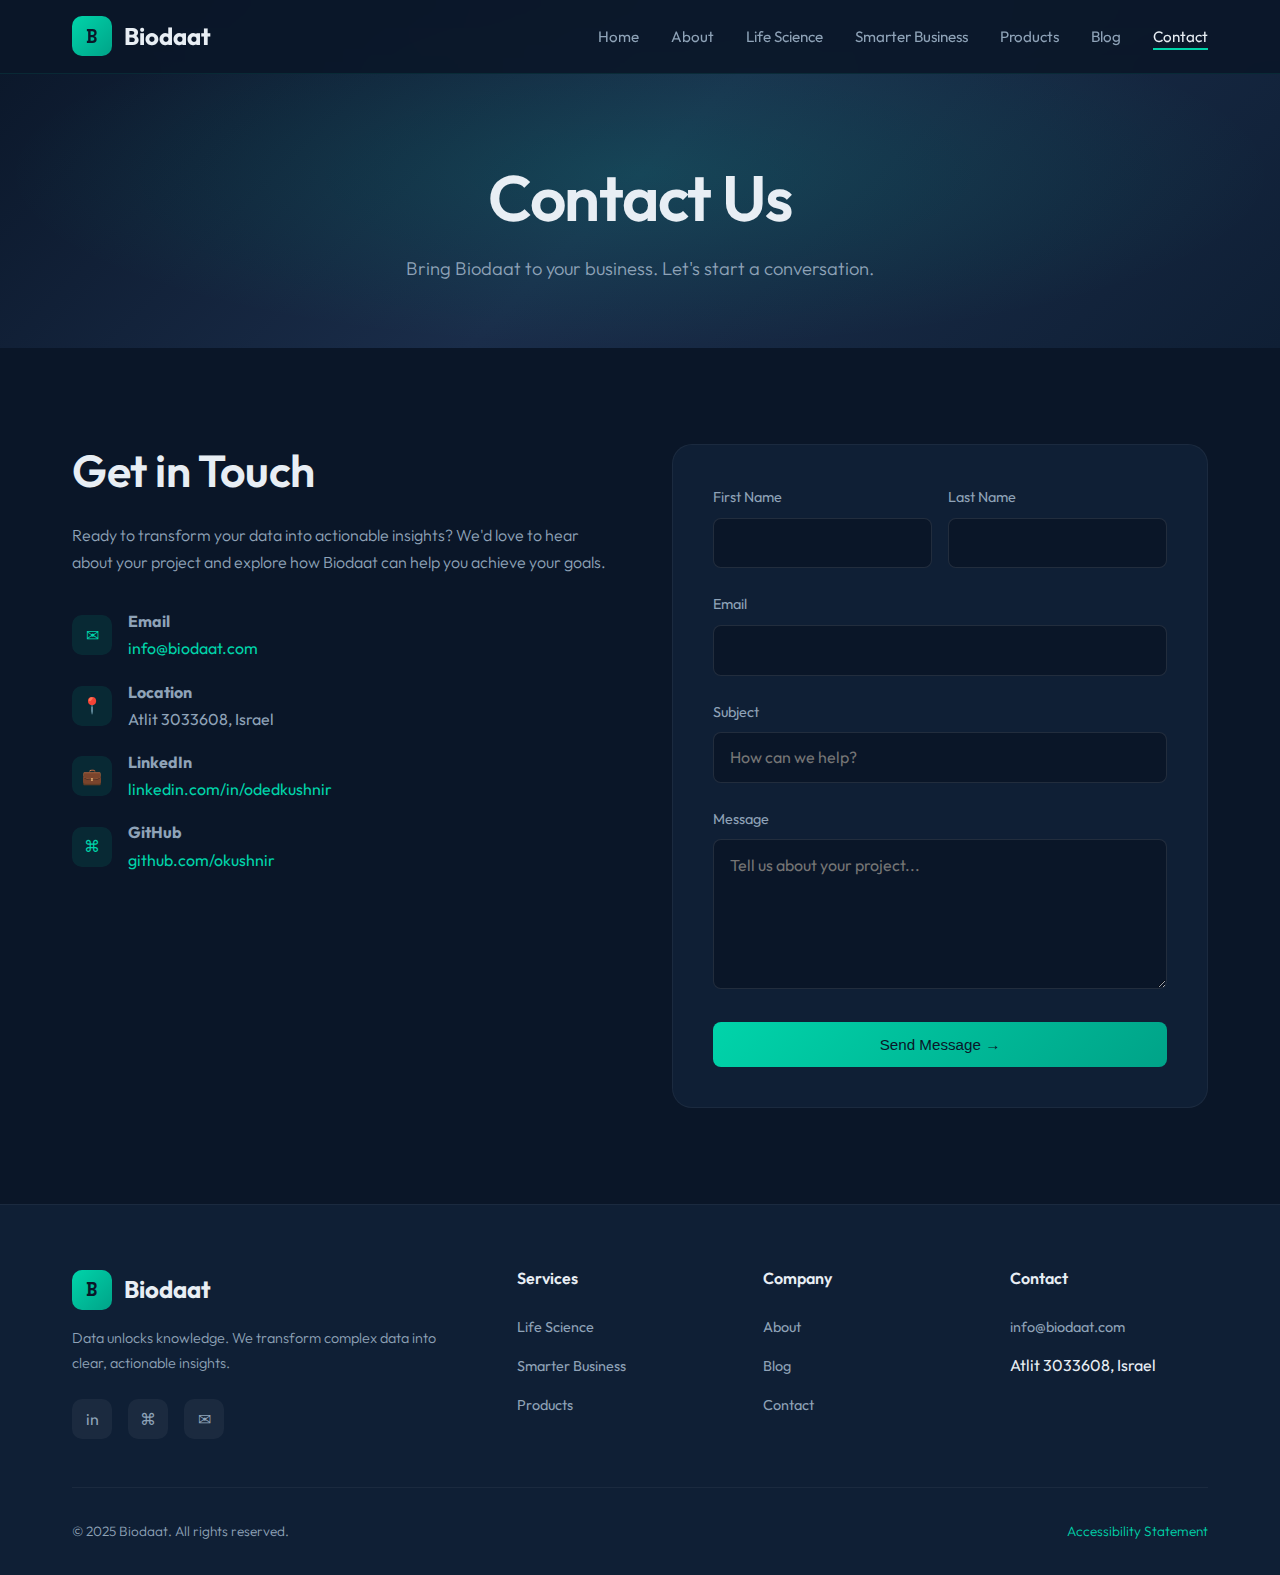
<file: contact.html>
<!DOCTYPE html>
<html lang="en">
<head>
    <meta charset="UTF-8">
    <meta name="viewport" content="width=device-width, initial-scale=1.0">
    <meta name="description" content="Contact Biodaat - Get in touch to discuss your data analytics and bioinformatics needs.">
    <title>Contact | Biodaat</title>
    <link rel="stylesheet" href="css/style.css">
    <link rel="icon" type="image/svg+xml" href="data:image/svg+xml,<svg xmlns='http://www.w3.org/2000/svg' viewBox='0 0 100 100'><text y='.9em' font-size='90'>🧬</text></svg>">
</head>
<body>
    <nav>
        <div class="nav-container">
            <a href="index.html" class="logo">
                <div class="logo-icon">B</div>
                <span>Biodaat</span>
            </a>
            <ul class="nav-links">
                <li><a href="index.html">Home</a></li>
                <li><a href="about.html">About</a></li>
                <li><a href="life-science.html">Life Science</a></li>
                <li><a href="business.html">Smarter Business</a></li>
                <li><a href="products.html">Products</a></li>
                <li><a href="blog.html">Blog</a></li>
                <li><a href="contact.html" class="active">Contact</a></li>
            </ul>
            <button class="mobile-menu-btn">☰</button>
        </div>
    </nav>

    <section class="page-header">
        <div class="container">
            <div class="page-header-content">
                <h1>Contact Us</h1>
                <p>Bring Biodaat to your business. Let's start a conversation.</p>
            </div>
        </div>
    </section>

    <section>
        <div class="container">
            <div class="contact-grid">
                <div class="contact-info fade-in">
                    <h2>Get in Touch</h2>
                    <p>Ready to transform your data into actionable insights? We'd love to hear about your project and explore how Biodaat can help you achieve your goals.</p>
                    
                    <div class="contact-details">
                        <div class="contact-item">
                            <div class="contact-item-icon">✉</div>
                            <div>
                                <strong>Email</strong><br>
                                <a href="mailto:info@biodaat.com">info@biodaat.com</a>
                            </div>
                        </div>
                        
                        <div class="contact-item">
                            <div class="contact-item-icon">📍</div>
                            <div>
                                <strong>Location</strong><br>
                                Atlit 3033608, Israel
                            </div>
                        </div>

                        <div class="contact-item">
                            <div class="contact-item-icon">💼</div>
                            <div>
                                <strong>LinkedIn</strong><br>
                                <a href="https://www.linkedin.com/in/odedkushnir" target="_blank">linkedin.com/in/odedkushnir</a>
                            </div>
                        </div>

                        <div class="contact-item">
                            <div class="contact-item-icon">⌘</div>
                            <div>
                                <strong>GitHub</strong><br>
                                <a href="https://github.com/okushnir" target="_blank">github.com/okushnir</a>
                            </div>
                        </div>
                    </div>
                </div>
                
                <form class="contact-form fade-in" id="contact-form" action="https://formspree.io/f/YOUR_FORM_ID" method="POST">
                    <div class="form-row">
                        <div class="form-group">
                            <label for="firstName">First Name</label>
                            <input type="text" id="firstName" name="firstName" required>
                        </div>
                        <div class="form-group">
                            <label for="lastName">Last Name</label>
                            <input type="text" id="lastName" name="lastName" required>
                        </div>
                    </div>
                    
                    <div class="form-group">
                        <label for="email">Email</label>
                        <input type="email" id="email" name="email" required>
                    </div>
                    
                    <div class="form-group">
                        <label for="subject">Subject</label>
                        <input type="text" id="subject" name="subject" placeholder="How can we help?">
                    </div>
                    
                    <div class="form-group">
                        <label for="message">Message</label>
                        <textarea id="message" name="message" placeholder="Tell us about your project..." required></textarea>
                    </div>
                    
                    <button type="submit" class="btn btn-primary">Send Message →</button>
                </form>
            </div>
        </div>
    </section>

    <footer>
        <div class="container">
            <div class="footer-grid">
                <div class="footer-brand">
                    <a href="index.html" class="logo">
                        <div class="logo-icon">B</div>
                        <span>Biodaat</span>
                    </a>
                    <p>Data unlocks knowledge. We transform complex data into clear, actionable insights.</p>
                    <div class="social-links">
                        <a href="https://www.linkedin.com/in/odedkushnir" target="_blank" aria-label="LinkedIn">in</a>
                        <a href="https://github.com/okushnir" target="_blank" aria-label="GitHub">⌘</a>
                        <a href="mailto:info@biodaat.com" aria-label="Email">✉</a>
                    </div>
                </div>
                
                <div class="footer-column">
                    <h4>Services</h4>
                    <ul>
                        <li><a href="life-science.html">Life Science</a></li>
                        <li><a href="business.html">Smarter Business</a></li>
                        <li><a href="products.html">Products</a></li>
                    </ul>
                </div>
                
                <div class="footer-column">
                    <h4>Company</h4>
                    <ul>
                        <li><a href="about.html">About</a></li>
                        <li><a href="blog.html">Blog</a></li>
                        <li><a href="contact.html">Contact</a></li>
                    </ul>
                </div>
                
                <div class="footer-column">
                    <h4>Contact</h4>
                    <ul>
                        <li><a href="mailto:info@biodaat.com">info@biodaat.com</a></li>
                        <li>Atlit 3033608, Israel</li>
                    </ul>
                </div>
            </div>
            
            <div class="footer-bottom">
                <p>© 2025 Biodaat. All rights reserved.</p>
                <p><a href="accessibility.html">Accessibility Statement</a></p>
            </div>
        </div>
    </footer>

    <script src="js/main.js"></script>
</body>
</html>
</file>
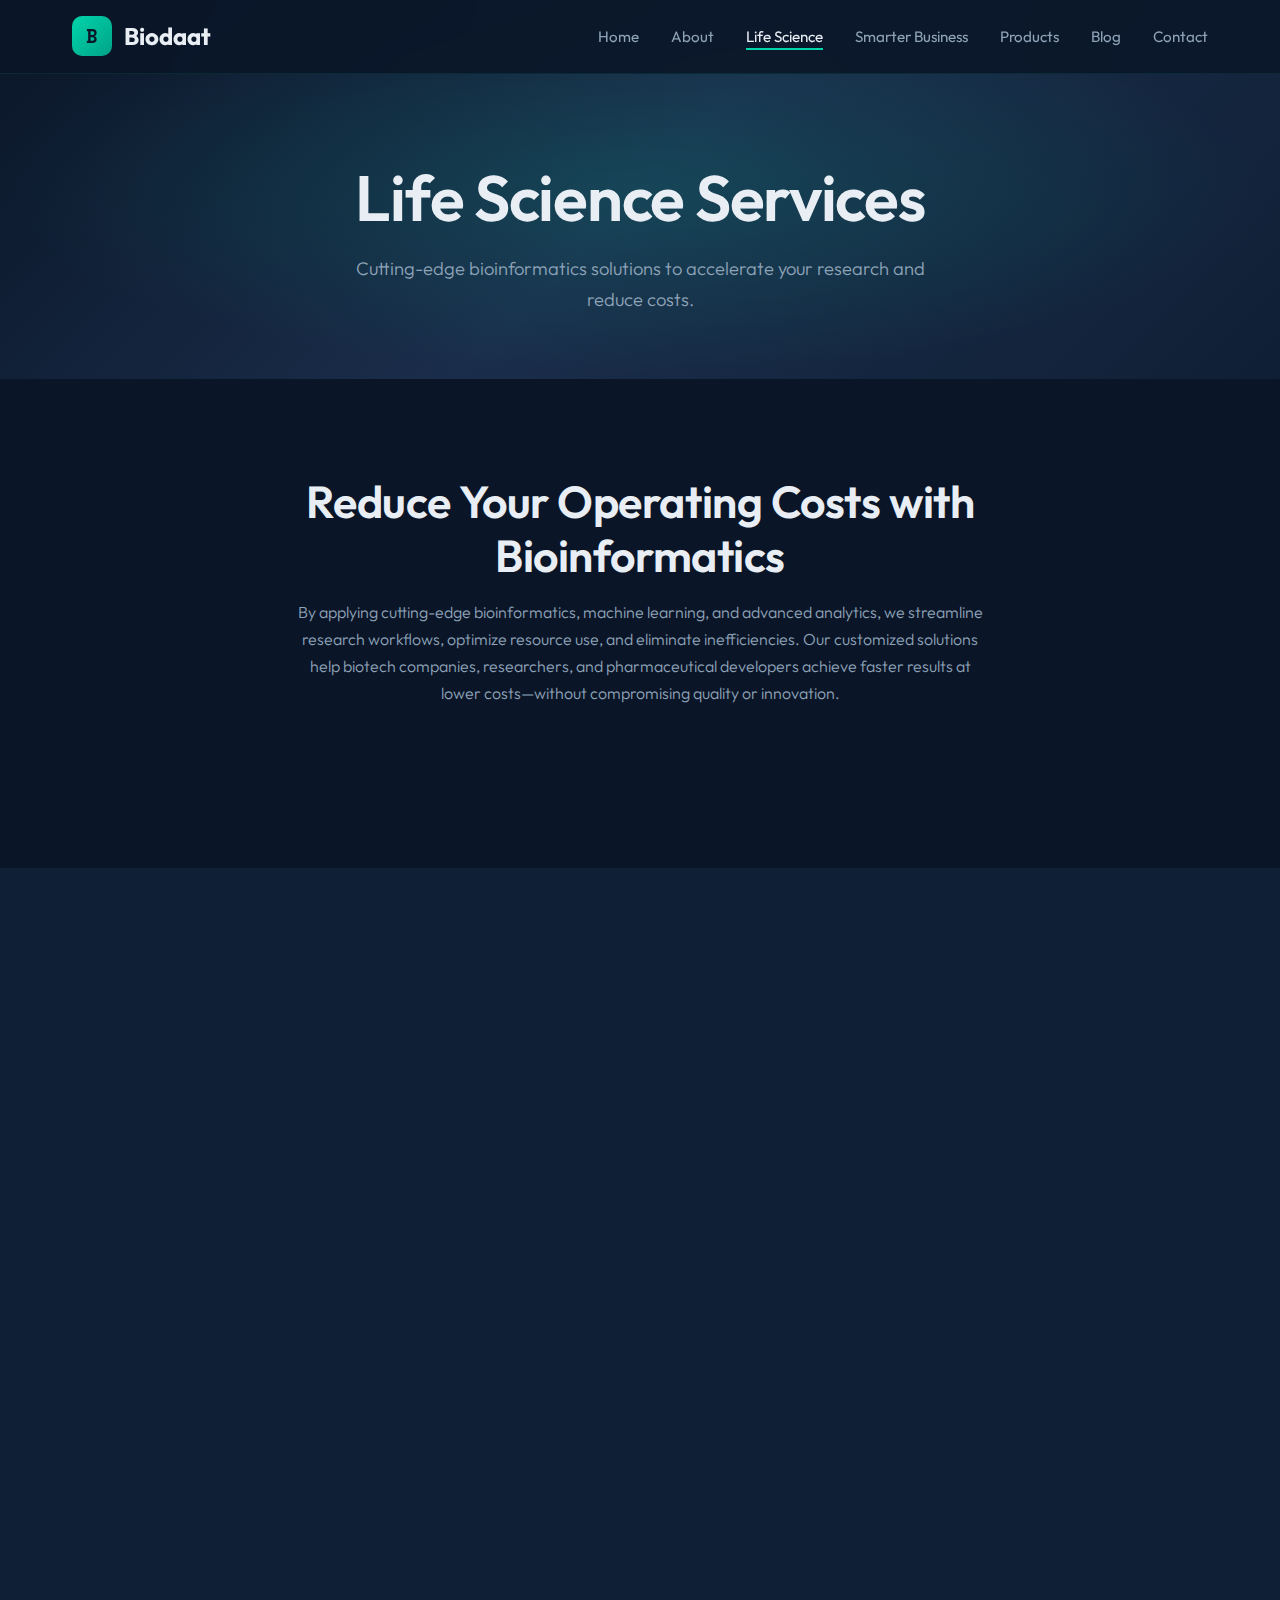
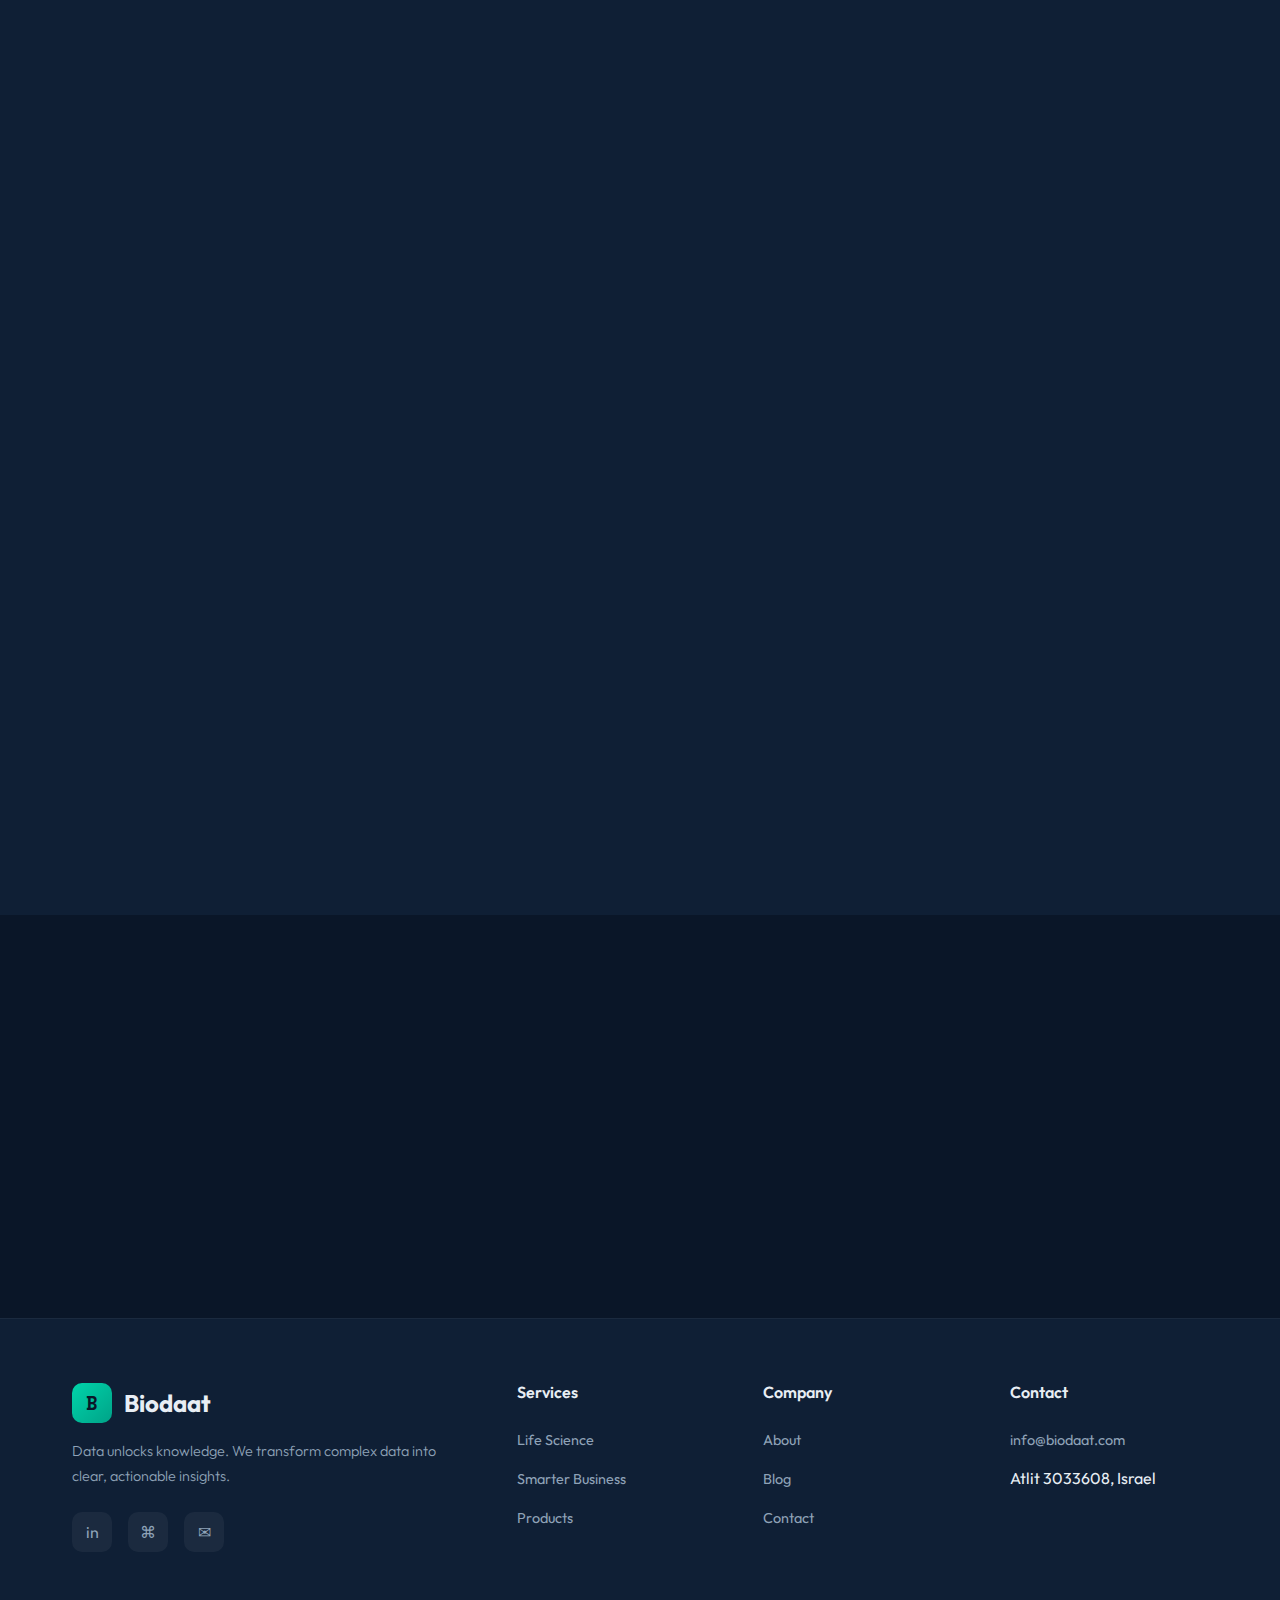
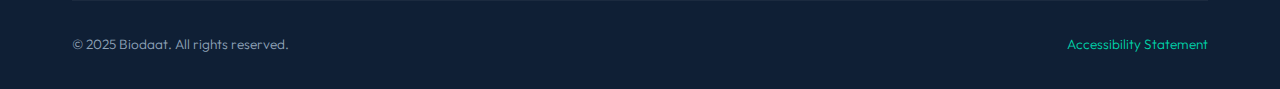
<file: life-science.html>
<!DOCTYPE html>
<html lang="en">
<head>
    <meta charset="UTF-8">
    <meta name="viewport" content="width=device-width, initial-scale=1.0">
    <meta name="description" content="Life Science Services at Biodaat - Biomarker Discovery, Drug Potency Enhancement, Clinical Trial Analysis, Genomics, and more.">
    <title>Life Science Services | Biodaat</title>
    <link rel="stylesheet" href="css/style.css">
    <link rel="icon" type="image/svg+xml" href="data:image/svg+xml,<svg xmlns='http://www.w3.org/2000/svg' viewBox='0 0 100 100'><text y='.9em' font-size='90'>🧬</text></svg>">
</head>
<body>
    <!-- Navigation -->
    <nav>
        <div class="nav-container">
            <a href="index.html" class="logo">
                <div class="logo-icon">B</div>
                <span>Biodaat</span>
            </a>
            <ul class="nav-links">
                <li><a href="index.html">Home</a></li>
                <li><a href="about.html">About</a></li>
                <li><a href="life-science.html" class="active">Life Science</a></li>
                <li><a href="business.html">Smarter Business</a></li>
                <li><a href="products.html">Products</a></li>
                <li><a href="blog.html">Blog</a></li>
                <li><a href="contact.html">Contact</a></li>
            </ul>
            <button class="mobile-menu-btn">☰</button>
        </div>
    </nav>

    <!-- Page Header -->
    <section class="page-header">
        <div class="container">
            <div class="page-header-content">
                <h1>Life Science Services</h1>
                <p>Cutting-edge bioinformatics solutions to accelerate your research and reduce costs.</p>
            </div>
        </div>
    </section>

    <!-- Intro -->
    <section>
        <div class="container">
            <div class="section-header fade-in">
                <h2>Reduce Your Operating Costs with Bioinformatics</h2>
                <p>By applying cutting-edge bioinformatics, machine learning, and advanced analytics, we streamline research workflows, optimize resource use, and eliminate inefficiencies. Our customized solutions help biotech companies, researchers, and pharmaceutical developers achieve faster results at lower costs—without compromising quality or innovation.</p>
            </div>
        </div>
    </section>

    <!-- Services -->
    <section style="background: var(--surface); padding-top: 2rem;">
        <div class="container">
            <div class="services-grid" style="grid-template-columns: repeat(auto-fit, minmax(350px, 1fr));">
                
                <div class="service-card fade-in">
                    <div class="service-icon">🎯</div>
                    <h3>Biomarker Discovery & Validation</h3>
                    <p><strong>Unlock the potential of precision medicine with our biomarker expertise.</strong></p>
                    <p style="margin-top: 1rem;"><strong>What We Offer:</strong> Identification and validation of novel biomarkers for diagnostics, prognostics, and therapeutic targets.</p>
                    <p style="margin-top: 0.5rem;"><strong>How It Helps:</strong> Accelerates the development of targeted therapies, improving patient outcomes and clinical success rates.</p>
                    <p style="margin-top: 0.5rem;"><strong>Tools:</strong> Advanced computational pipelines, multi-omics integration, and machine learning models.</p>
                </div>
                
                <div class="service-card fade-in">
                    <div class="service-icon">💊</div>
                    <h3>Drug Potency Enhancement</h3>
                    <p><strong>Maximize the effectiveness of your therapeutic compounds.</strong></p>
                    <p style="margin-top: 1rem;"><strong>What We Offer:</strong> Comprehensive analysis of drug-target interactions and optimization strategies.</p>
                    <p style="margin-top: 0.5rem;"><strong>How It Helps:</strong> Improves drug efficacy while minimizing side effects, increasing success rates in preclinical and clinical phases.</p>
                    <p style="margin-top: 0.5rem;"><strong>Techniques:</strong> Predictive modeling, binding affinity calculations, and ADMET profiling.</p>
                </div>
                
                <div class="service-card fade-in">
                    <div class="service-icon">📋</div>
                    <h3>Clinical Trial Data Analysis</h3>
                    <p><strong>Ensure the success of your clinical trials with robust data analysis.</strong></p>
                    <p style="margin-top: 1rem;"><strong>What We Offer:</strong> Patient stratification, response prediction, and multi-omics data integration.</p>
                    <p style="margin-top: 0.5rem;"><strong>How It Helps:</strong> Enables precision medicine approaches and improves trial outcomes.</p>
                    <p style="margin-top: 0.5rem;"><strong>Expertise:</strong> Statistical modeling, survival analysis, and biomarker correlation.</p>
                </div>
                
                <div class="service-card fade-in">
                    <div class="service-icon">🧬</div>
                    <h3>Population Genetics</h3>
                    <p><strong>Understand genetic variations and their implications.</strong></p>
                    <p style="margin-top: 1rem;"><strong>What We Offer:</strong> Comprehensive genetic diversity studies and pharmacogenomic analyses.</p>
                    <p style="margin-top: 0.5rem;"><strong>How It Helps:</strong> Identifies genetic predispositions and optimizes drug responses for diverse populations.</p>
                    <p style="margin-top: 0.5rem;"><strong>Specialty Areas:</strong> Genome-wide association studies (GWAS) and haplotype analysis.</p>
                </div>
                
                <div class="service-card fade-in">
                    <div class="service-icon">🔬</div>
                    <h3>Drug Discovery Support</h3>
                    <p><strong>From concept to candidate, we streamline your drug development process.</strong></p>
                    <p style="margin-top: 1rem;"><strong>What We Offer:</strong> In silico drug design, lead compound optimization, and high-throughput screening data analysis.</p>
                    <p style="margin-top: 0.5rem;"><strong>How It Helps:</strong> Reduces R&D costs and identifies high-potential candidates faster.</p>
                    <p style="margin-top: 0.5rem;"><strong>Specialized Expertise:</strong> Molecular docking, QSAR modeling, and pharmacophore analysis.</p>
                </div>
                
                <div class="service-card fade-in">
                    <div class="service-icon">🧪</div>
                    <h3>Genomics & Transcriptomics Analysis</h3>
                    <p><strong>Transform raw sequencing data into actionable insights.</strong></p>
                    <p style="margin-top: 1rem;"><strong>What We Offer:</strong> Complete analysis for RNA-Seq, DNA-Seq, and epigenomics studies.</p>
                    <p style="margin-top: 0.5rem;"><strong>How It Helps:</strong> Identifies gene expression changes, regulatory mechanisms, and disease markers.</p>
                    <p style="margin-top: 0.5rem;"><strong>Applications:</strong> Cancer genomics, rare disease research, and developmental biology.</p>
                </div>
                
                <div class="service-card fade-in">
                    <div class="service-icon">⚙️</div>
                    <h3>Custom Bioinformatics Solutions</h3>
                    <p><strong>Tailored solutions for complex biotech challenges.</strong></p>
                    <p style="margin-top: 1rem;"><strong>What We Offer:</strong> Development of bespoke analysis pipelines and AI/ML tools.</p>
                    <p style="margin-top: 0.5rem;"><strong>How It Helps:</strong> Solves unique research questions with cutting-edge technologies.</p>
                    <p style="margin-top: 0.5rem;"><strong>Examples:</strong> Disease modeling, population studies, and real-time data processing.</p>
                </div>
                
                <div class="service-card fade-in">
                    <div class="service-icon">🛡️</div>
                    <h3>Immunoinformatics</h3>
                    <p><strong>Revolutionize immunotherapy and vaccine development.</strong></p>
                    <p style="margin-top: 1rem;"><strong>What We Offer:</strong> Epitope prediction, immune response profiling, and antigenicity analysis.</p>
                    <p style="margin-top: 0.5rem;"><strong>How It Helps:</strong> Develops more effective immunotherapies and enhances vaccine efficacy.</p>
                    <p style="margin-top: 0.5rem;"><strong>Techniques:</strong> Neoantigen identification, T-cell repertoire analysis, and immunogenicity scoring.</p>
                </div>
                
            </div>
        </div>
    </section>

    <!-- CTA -->
    <section style="text-align: center;">
        <div class="container fade-in">
            <h2 style="margin-bottom: 1rem;">Ready to Accelerate Your Research?</h2>
            <p style="max-width: 600px; margin: 0 auto 2rem;">Let's discuss how our bioinformatics expertise can help you achieve faster results at lower costs.</p>
            <a href="contact.html" class="btn btn-primary">Get Started →</a>
        </div>
    </section>

    <!-- Footer -->
    <footer>
        <div class="container">
            <div class="footer-grid">
                <div class="footer-brand">
                    <a href="index.html" class="logo">
                        <div class="logo-icon">B</div>
                        <span>Biodaat</span>
                    </a>
                    <p>Data unlocks knowledge. We transform complex data into clear, actionable insights.</p>
                    <div class="social-links">
                        <a href="https://www.linkedin.com/in/odedkushnir" target="_blank" aria-label="LinkedIn">in</a>
                        <a href="https://github.com/okushnir" target="_blank" aria-label="GitHub">⌘</a>
                        <a href="mailto:info@biodaat.com" aria-label="Email">✉</a>
                    </div>
                </div>
                
                <div class="footer-column">
                    <h4>Services</h4>
                    <ul>
                        <li><a href="life-science.html">Life Science</a></li>
                        <li><a href="business.html">Smarter Business</a></li>
                        <li><a href="products.html">Products</a></li>
                    </ul>
                </div>
                
                <div class="footer-column">
                    <h4>Company</h4>
                    <ul>
                        <li><a href="about.html">About</a></li>
                        <li><a href="blog.html">Blog</a></li>
                        <li><a href="contact.html">Contact</a></li>
                    </ul>
                </div>
                
                <div class="footer-column">
                    <h4>Contact</h4>
                    <ul>
                        <li><a href="mailto:info@biodaat.com">info@biodaat.com</a></li>
                        <li>Atlit 3033608, Israel</li>
                    </ul>
                </div>
            </div>
            
            <div class="footer-bottom">
                <p>© 2025 Biodaat. All rights reserved.</p>
                <p><a href="accessibility.html">Accessibility Statement</a></p>
            </div>
        </div>
    </footer>

    <script src="js/main.js"></script>
</body>
</html>
</file>
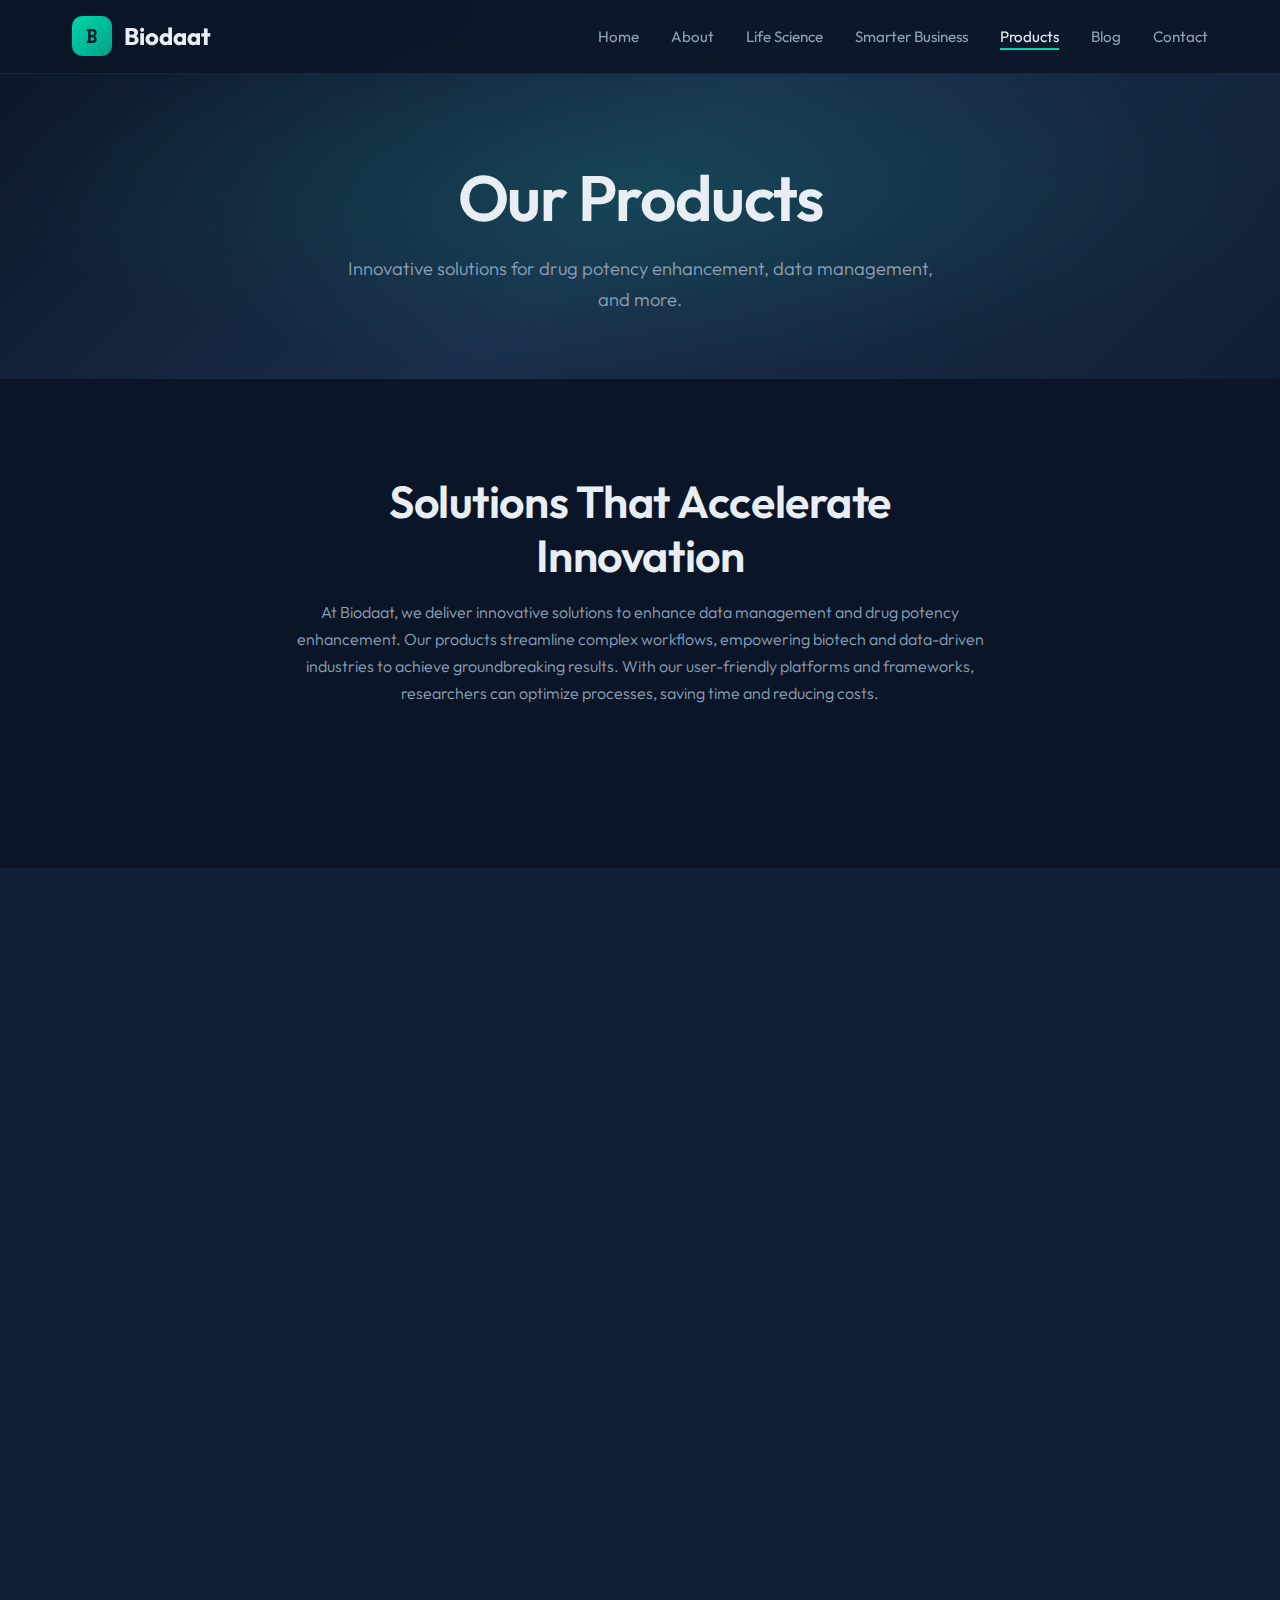
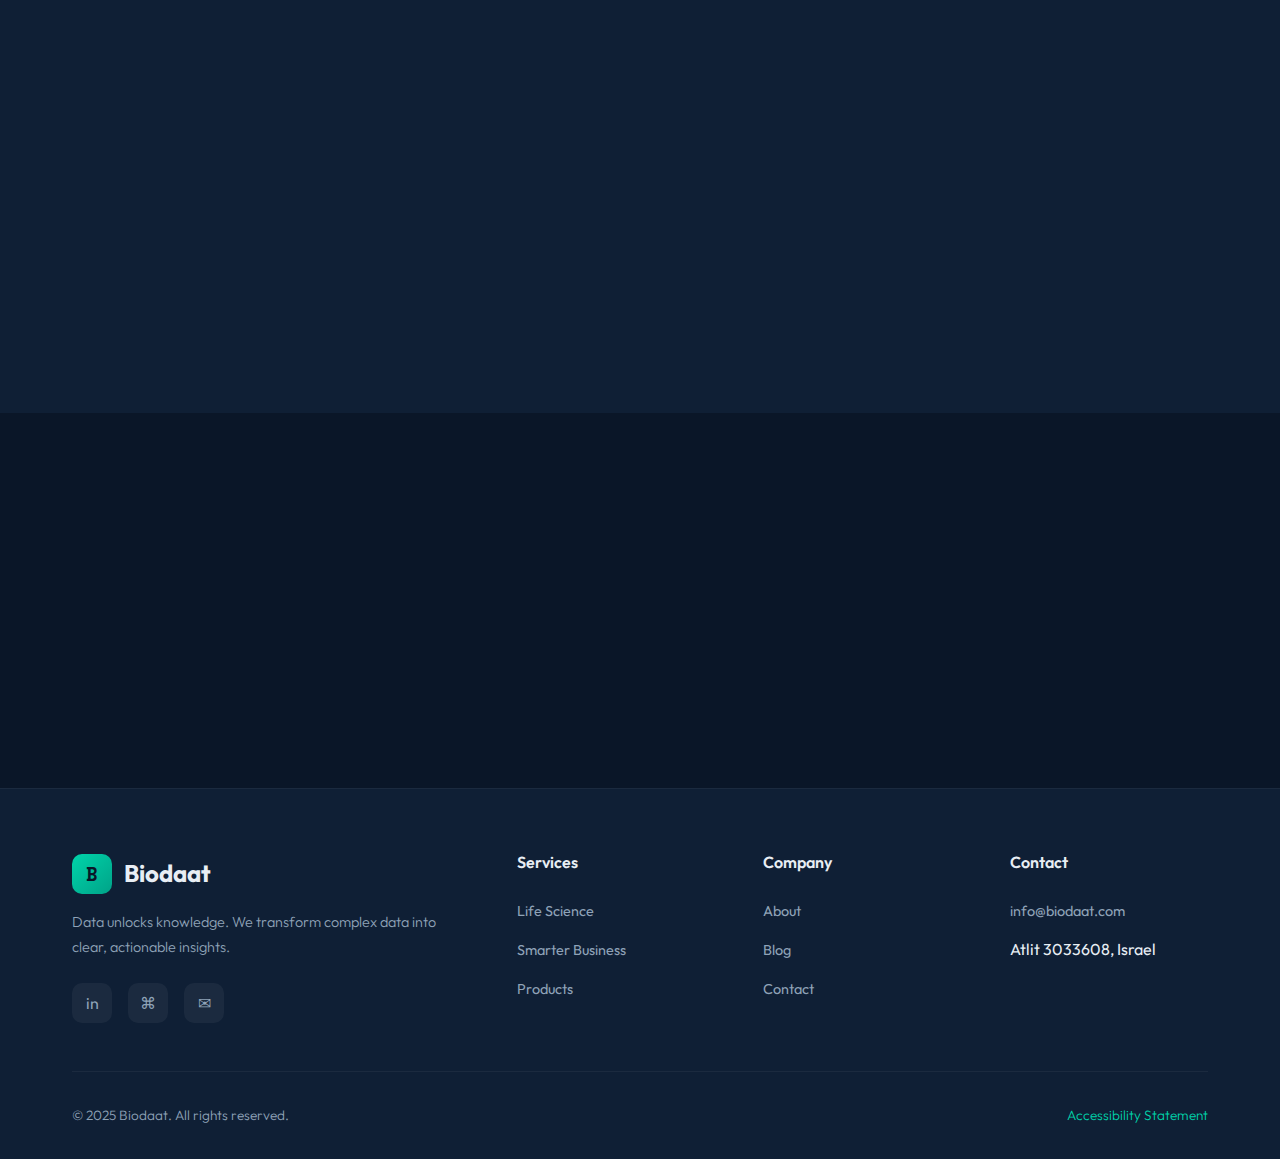
<file: products.html>
<!DOCTYPE html>
<html lang="en">
<head>
    <meta charset="UTF-8">
    <meta name="viewport" content="width=device-width, initial-scale=1.0">
    <meta name="description" content="Explore Biodaat's innovative products - Custom websites, Biodaat Platform, BioPlate Calculator, and DBA services.">
    <title>Products | Biodaat</title>
    <link rel="stylesheet" href="css/style.css">
    <link rel="icon" type="image/svg+xml" href="data:image/svg+xml,<svg xmlns='http://www.w3.org/2000/svg' viewBox='0 0 100 100'><text y='.9em' font-size='90'>🧬</text></svg>">
</head>
<body>
    <!-- Navigation -->
    <nav>
        <div class="nav-container">
            <a href="index.html" class="logo">
                <div class="logo-icon">B</div>
                <span>Biodaat</span>
            </a>
            <ul class="nav-links">
                <li><a href="index.html">Home</a></li>
                <li><a href="about.html">About</a></li>
                <li><a href="life-science.html">Life Science</a></li>
                <li><a href="business.html">Smarter Business</a></li>
                <li><a href="products.html" class="active">Products</a></li>
                <li><a href="blog.html">Blog</a></li>
                <li><a href="contact.html">Contact</a></li>
            </ul>
            <button class="mobile-menu-btn">☰</button>
        </div>
    </nav>

    <!-- Page Header -->
    <section class="page-header">
        <div class="container">
            <div class="page-header-content">
                <h1>Our Products</h1>
                <p>Innovative solutions for drug potency enhancement, data management, and more.</p>
            </div>
        </div>
    </section>

    <!-- Intro -->
    <section>
        <div class="container">
            <div class="section-header fade-in">
                <h2>Solutions That Accelerate Innovation</h2>
                <p>At Biodaat, we deliver innovative solutions to enhance data management and drug potency enhancement. Our products streamline complex workflows, empowering biotech and data-driven industries to achieve groundbreaking results. With our user-friendly platforms and frameworks, researchers can optimize processes, saving time and reducing costs.</p>
            </div>
        </div>
    </section>

    <!-- Products Grid -->
    <section style="background: var(--surface); padding-top: 2rem;">
        <div class="container">
            <div class="products-grid">
                
                <div class="product-card fade-in">
                    <div class="product-image">
                        🌐
                    </div>
                    <div class="product-content">
                        <h3>Custom Website Development</h3>
                        <p>Bring your data to life with a fully customized website designed specifically for your needs. Whether it's research results, interactive dashboards, or executive summaries, we build clean, modern interfaces that make your insights clear, accessible, and visually compelling.</p>
                        <p style="margin-top: 0.5rem;">Ideal for organizations seeking to communicate complex information with clarity and impact.</p>
                        <a href="https://haifauniversity.shinyapps.io/TP_Guitar_fish/" target="_blank" class="product-link">View Example →</a>
                    </div>
                </div>
                
                <div class="product-card fade-in">
                    <div class="product-image">
                        🔬
                    </div>
                    <div class="product-content">
                        <h3>Biodaat Platform</h3>
                        <p>Your research, streamlined. The Biodaat Platform is a robust, user-friendly environment for conducting bioinformatics and data-driven research with ease.</p>
                        <p style="margin-top: 0.5rem;">Designed to cut down on manual workflows and accelerate discovery, it helps you save time, reduce costs, and scale your innovation—from lab bench to market.</p>
                        <a href="contact.html" class="product-link">Learn More →</a>
                    </div>
                </div>
                
                <div class="product-card fade-in">
                    <div class="product-image">
                        🧫
                    </div>
                    <div class="product-content">
                        <h3>BioPlate Calculator</h3>
                        <p><strong>From raw plates to results in one click.</strong></p>
                        <p style="margin-top: 0.5rem;">BioPlate Calculator handles normalization, control calculations, and hit detection across your 384-well plate assays. Delivering formatted Excel reports with highlighted samples ready for review.</p>
                        <p style="margin-top: 0.5rem; color: var(--accent); font-weight: 600;">NOW FREE!</p>
                        <a href="https://biodaatreader-7rrefahnelnkvjhn5rbxb6.streamlit.app/" target="_blank" class="product-link">Try It Free →</a>
                    </div>
                </div>
                
                <div class="product-card fade-in">
                    <div class="product-image">
                        🗄️
                    </div>
                    <div class="product-content">
                        <h3>DBA - Database Administration Services</h3>
                        <p>Ensure your data is always available, secure, and performing at its best. Our DBA service handles everything from setup and optimization to maintenance and troubleshooting.</p>
                        <p style="margin-top: 0.5rem;">We support PostgreSQL, MySQL, and other modern data infrastructures—so you can focus on insights instead of infrastructure.</p>
                        <a href="contact.html" class="product-link">Get Started →</a>
                    </div>
                </div>
                
            </div>
        </div>
    </section>

    <!-- CTA -->
    <section style="text-align: center;">
        <div class="container fade-in">
            <h2 style="margin-bottom: 1rem;">Need a Custom Solution?</h2>
            <p style="max-width: 600px; margin: 0 auto 2rem;">We build tailored products for unique challenges. Let's discuss your specific needs.</p>
            <a href="contact.html" class="btn btn-primary">Contact Us →</a>
        </div>
    </section>

    <!-- Footer -->
    <footer>
        <div class="container">
            <div class="footer-grid">
                <div class="footer-brand">
                    <a href="index.html" class="logo">
                        <div class="logo-icon">B</div>
                        <span>Biodaat</span>
                    </a>
                    <p>Data unlocks knowledge. We transform complex data into clear, actionable insights.</p>
                    <div class="social-links">
                        <a href="https://www.linkedin.com/in/odedkushnir" target="_blank" aria-label="LinkedIn">in</a>
                        <a href="https://github.com/okushnir" target="_blank" aria-label="GitHub">⌘</a>
                        <a href="mailto:info@biodaat.com" aria-label="Email">✉</a>
                    </div>
                </div>
                
                <div class="footer-column">
                    <h4>Services</h4>
                    <ul>
                        <li><a href="life-science.html">Life Science</a></li>
                        <li><a href="business.html">Smarter Business</a></li>
                        <li><a href="products.html">Products</a></li>
                    </ul>
                </div>
                
                <div class="footer-column">
                    <h4>Company</h4>
                    <ul>
                        <li><a href="about.html">About</a></li>
                        <li><a href="blog.html">Blog</a></li>
                        <li><a href="contact.html">Contact</a></li>
                    </ul>
                </div>
                
                <div class="footer-column">
                    <h4>Contact</h4>
                    <ul>
                        <li><a href="mailto:info@biodaat.com">info@biodaat.com</a></li>
                        <li>Atlit 3033608, Israel</li>
                    </ul>
                </div>
            </div>
            
            <div class="footer-bottom">
                <p>© 2025 Biodaat. All rights reserved.</p>
                <p><a href="accessibility.html">Accessibility Statement</a></p>
            </div>
        </div>
    </footer>

    <script src="js/main.js"></script>
</body>
</html>
</file>
<file: css/style.css>
/* Biodaat Website - Modern Biotech Design */
/* Color Palette: Deep navy, teal accents, warm highlights */

@import url('https://fonts.googleapis.com/css2?family=Outfit:wght@300;400;500;600;700&family=Space+Mono:wght@400;700&display=swap');

:root {
    --primary: #0a1628;
    --secondary: #1a2d4a;
    --accent: #00d4aa;
    --accent-light: #00ffcc;
    --accent-warm: #ff6b35;
    --text: #e8eef4;
    --text-muted: #8fa3b8;
    --surface: #0f1f35;
    --surface-light: #162840;
    --gradient-main: linear-gradient(135deg, #0a1628 0%, #1a2d4a 50%, #0f1f35 100%);
    --gradient-accent: linear-gradient(135deg, #00d4aa 0%, #00a388 100%);
    --gradient-glow: radial-gradient(ellipse at center, rgba(0, 212, 170, 0.15) 0%, transparent 70%);
}

* {
    margin: 0;
    padding: 0;
    box-sizing: border-box;
}

html {
    scroll-behavior: smooth;
}

body {
    font-family: 'Outfit', sans-serif;
    background: var(--primary);
    color: var(--text);
    line-height: 1.7;
    overflow-x: hidden;
}

/* Typography */
h1, h2, h3, h4 {
    font-weight: 600;
    line-height: 1.2;
}

h1 {
    font-size: clamp(2.5rem, 6vw, 4rem);
    letter-spacing: -0.02em;
}

h2 {
    font-size: clamp(1.8rem, 4vw, 2.8rem);
    letter-spacing: -0.01em;
}

h3 {
    font-size: clamp(1.2rem, 2vw, 1.5rem);
}

p {
    color: var(--text-muted);
    font-weight: 300;
}

a {
    color: var(--accent);
    text-decoration: none;
    transition: color 0.3s ease;
}

a:hover {
    color: var(--accent-light);
}

/* Layout */
.container {
    max-width: 1200px;
    margin: 0 auto;
    padding: 0 2rem;
}

section {
    padding: 6rem 0;
}

/* Navigation */
nav {
    position: fixed;
    top: 0;
    left: 0;
    right: 0;
    z-index: 1000;
    padding: 1rem 0;
    background: rgba(10, 22, 40, 0.9);
    backdrop-filter: blur(20px);
    border-bottom: 1px solid rgba(0, 212, 170, 0.1);
    transition: all 0.3s ease;
}

nav.scrolled {
    padding: 0.7rem 0;
    background: rgba(10, 22, 40, 0.98);
}

.nav-container {
    max-width: 1200px;
    margin: 0 auto;
    padding: 0 2rem;
    display: flex;
    justify-content: space-between;
    align-items: center;
}

.logo {
    display: flex;
    align-items: center;
    gap: 0.75rem;
    font-size: 1.5rem;
    font-weight: 700;
    color: var(--text);
}

.logo-icon {
    width: 40px;
    height: 40px;
    background: var(--gradient-accent);
    border-radius: 10px;
    display: flex;
    align-items: center;
    justify-content: center;
    font-family: 'Space Mono', monospace;
    font-size: 1.2rem;
    color: var(--primary);
}

.nav-links {
    display: flex;
    gap: 2rem;
    list-style: none;
}

.nav-links a {
    color: var(--text-muted);
    font-weight: 400;
    font-size: 0.95rem;
    transition: color 0.3s ease;
    position: relative;
}

.nav-links a::after {
    content: '';
    position: absolute;
    bottom: -4px;
    left: 0;
    width: 0;
    height: 2px;
    background: var(--accent);
    transition: width 0.3s ease;
}

.nav-links a:hover,
.nav-links a.active {
    color: var(--text);
}

.nav-links a:hover::after,
.nav-links a.active::after {
    width: 100%;
}

.mobile-menu-btn {
    display: none;
    background: none;
    border: none;
    color: var(--text);
    font-size: 1.5rem;
    cursor: pointer;
}

/* Hero Section */
.hero {
    min-height: 100vh;
    display: flex;
    align-items: center;
    position: relative;
    padding-top: 80px;
    background: var(--gradient-main);
    overflow: hidden;
}

.hero::before {
    content: '';
    position: absolute;
    top: 0;
    left: 0;
    right: 0;
    bottom: 0;
    background: var(--gradient-glow);
    pointer-events: none;
}

.hero-bg {
    position: absolute;
    top: 0;
    left: 0;
    right: 0;
    bottom: 0;
    opacity: 0.4;
    background-image: 
        radial-gradient(circle at 20% 50%, rgba(0, 212, 170, 0.08) 0%, transparent 50%),
        radial-gradient(circle at 80% 20%, rgba(255, 107, 53, 0.05) 0%, transparent 40%),
        radial-gradient(circle at 40% 80%, rgba(0, 212, 170, 0.06) 0%, transparent 40%);
}

.hero-content {
    position: relative;
    z-index: 1;
    display: grid;
    grid-template-columns: 1fr 1fr;
    gap: 4rem;
    align-items: center;
}

.hero-text {
    animation: fadeInUp 1s ease;
}

.hero-badge {
    display: inline-flex;
    align-items: center;
    gap: 0.5rem;
    padding: 0.5rem 1rem;
    background: rgba(0, 212, 170, 0.1);
    border: 1px solid rgba(0, 212, 170, 0.3);
    border-radius: 50px;
    font-size: 0.85rem;
    color: var(--accent);
    margin-bottom: 1.5rem;
    font-family: 'Space Mono', monospace;
}

.hero-badge::before {
    content: '';
    width: 8px;
    height: 8px;
    background: var(--accent);
    border-radius: 50%;
    animation: pulse 2s infinite;
}

.hero h1 {
    margin-bottom: 1.5rem;
}

.hero h1 span {
    background: var(--gradient-accent);
    -webkit-background-clip: text;
    -webkit-text-fill-color: transparent;
    background-clip: text;
}

.hero-description {
    font-size: 1.15rem;
    margin-bottom: 2rem;
    max-width: 500px;
}

.hero-cta {
    display: flex;
    gap: 1rem;
    flex-wrap: wrap;
}

.hero-visual {
    position: relative;
    animation: fadeInRight 1s ease 0.3s both;
}

.dna-visual {
    width: 100%;
    max-width: 500px;
    aspect-ratio: 1;
    margin: 0 auto;
    position: relative;
}

.dna-helix {
    position: absolute;
    inset: 0;
    background: 
        radial-gradient(ellipse at center, rgba(0, 212, 170, 0.2) 0%, transparent 60%);
    border-radius: 50%;
    animation: rotate 20s linear infinite;
}

.dna-dots {
    position: absolute;
    inset: 20%;
    border: 2px dashed rgba(0, 212, 170, 0.3);
    border-radius: 50%;
    animation: rotate 15s linear infinite reverse;
}

.dna-core {
    position: absolute;
    inset: 35%;
    background: var(--gradient-accent);
    border-radius: 50%;
    opacity: 0.6;
    filter: blur(30px);
    animation: pulse 4s ease-in-out infinite;
}

/* Buttons */
.btn {
    display: inline-flex;
    align-items: center;
    gap: 0.5rem;
    padding: 0.9rem 1.8rem;
    border-radius: 8px;
    font-weight: 500;
    font-size: 0.95rem;
    cursor: pointer;
    transition: all 0.3s ease;
    border: none;
}

.btn-primary {
    background: var(--gradient-accent);
    color: var(--primary);
}

.btn-primary:hover {
    transform: translateY(-2px);
    box-shadow: 0 10px 30px rgba(0, 212, 170, 0.3);
    color: var(--primary);
}

.btn-secondary {
    background: transparent;
    color: var(--text);
    border: 1px solid rgba(255, 255, 255, 0.2);
}

.btn-secondary:hover {
    border-color: var(--accent);
    color: var(--accent);
}

/* Section Headers */
.section-header {
    text-align: center;
    max-width: 700px;
    margin: 0 auto 4rem;
}

.section-label {
    font-family: 'Space Mono', monospace;
    font-size: 0.85rem;
    color: var(--accent);
    text-transform: uppercase;
    letter-spacing: 0.15em;
    margin-bottom: 1rem;
}

.section-header h2 {
    margin-bottom: 1rem;
}

/* Services Grid */
.services-grid {
    display: grid;
    grid-template-columns: repeat(auto-fit, minmax(280px, 1fr));
    gap: 1.5rem;
}

.service-card {
    background: var(--surface);
    border: 1px solid rgba(255, 255, 255, 0.05);
    border-radius: 16px;
    padding: 2rem;
    transition: all 0.4s ease;
    position: relative;
    overflow: hidden;
}

.service-card::before {
    content: '';
    position: absolute;
    top: 0;
    left: 0;
    right: 0;
    height: 3px;
    background: var(--gradient-accent);
    transform: scaleX(0);
    transition: transform 0.4s ease;
}

.service-card:hover {
    transform: translateY(-5px);
    border-color: rgba(0, 212, 170, 0.2);
    box-shadow: 0 20px 40px rgba(0, 0, 0, 0.3);
}

.service-card:hover::before {
    transform: scaleX(1);
}

.service-icon {
    width: 50px;
    height: 50px;
    background: rgba(0, 212, 170, 0.1);
    border-radius: 12px;
    display: flex;
    align-items: center;
    justify-content: center;
    margin-bottom: 1.5rem;
    font-size: 1.5rem;
}

.service-card h3 {
    margin-bottom: 0.75rem;
    color: var(--text);
}

.service-card p {
    font-size: 0.95rem;
}

/* About Section */
.about-grid {
    display: grid;
    grid-template-columns: 1fr 1fr;
    gap: 4rem;
    align-items: center;
}

.about-image {
    position: relative;
}

.about-image img {
    width: 100%;
    max-width: 400px;
    border-radius: 20px;
    position: relative;
    z-index: 1;
}

.about-image::before {
    content: '';
    position: absolute;
    top: 20px;
    left: 20px;
    right: -20px;
    bottom: -20px;
    background: var(--gradient-accent);
    border-radius: 20px;
    opacity: 0.2;
    z-index: 0;
}

.about-content h2 {
    margin-bottom: 1.5rem;
}

.about-content p {
    margin-bottom: 1rem;
}

.stats-grid {
    display: grid;
    grid-template-columns: repeat(3, 1fr);
    gap: 1.5rem;
    margin-top: 2rem;
}

.stat-item {
    text-align: center;
    padding: 1rem;
    background: var(--surface);
    border-radius: 12px;
}

.stat-number {
    font-size: 2rem;
    font-weight: 700;
    color: var(--accent);
    font-family: 'Space Mono', monospace;
}

.stat-label {
    font-size: 0.85rem;
    color: var(--text-muted);
}

/* Products Section */
.products-grid {
    display: grid;
    grid-template-columns: repeat(2, 1fr);
    gap: 2rem;
}

.product-card {
    background: var(--surface);
    border-radius: 20px;
    overflow: hidden;
    transition: all 0.4s ease;
    border: 1px solid rgba(255, 255, 255, 0.05);
}

.product-card:hover {
    transform: translateY(-5px);
    box-shadow: 0 25px 50px rgba(0, 0, 0, 0.3);
}

.product-image {
    height: 200px;
    background: var(--gradient-main);
    display: flex;
    align-items: center;
    justify-content: center;
    font-size: 4rem;
    position: relative;
    overflow: hidden;
}

.product-image::after {
    content: '';
    position: absolute;
    inset: 0;
    background: linear-gradient(to bottom, transparent 50%, var(--surface) 100%);
}

.product-content {
    padding: 1.5rem;
}

.product-content h3 {
    margin-bottom: 0.75rem;
    color: var(--text);
}

.product-content p {
    font-size: 0.9rem;
    margin-bottom: 1rem;
}

.product-link {
    font-size: 0.9rem;
    font-weight: 500;
    display: inline-flex;
    align-items: center;
    gap: 0.5rem;
}

.product-link:hover {
    gap: 0.75rem;
}

/* Testimonial */
.testimonial-section {
    background: var(--surface);
    position: relative;
    overflow: hidden;
}

.testimonial-section::before {
    content: '"';
    position: absolute;
    top: 2rem;
    left: 5%;
    font-size: 20rem;
    font-family: Georgia, serif;
    color: rgba(0, 212, 170, 0.05);
    line-height: 1;
}

.testimonial-card {
    max-width: 800px;
    margin: 0 auto;
    text-align: center;
    position: relative;
    z-index: 1;
}

.testimonial-text {
    font-size: 1.3rem;
    font-style: italic;
    color: var(--text);
    margin-bottom: 2rem;
    line-height: 1.8;
}

.testimonial-author {
    display: flex;
    flex-direction: column;
    align-items: center;
    gap: 0.5rem;
}

.author-name {
    font-weight: 600;
    color: var(--text);
}

.author-title {
    font-size: 0.9rem;
    color: var(--text-muted);
}

.client-logos {
    display: flex;
    justify-content: center;
    gap: 3rem;
    margin-top: 3rem;
    opacity: 0.6;
}

.client-logos img {
    height: 50px;
    filter: grayscale(100%) brightness(2);
    transition: all 0.3s ease;
}

.client-logos img:hover {
    filter: grayscale(0%) brightness(1);
    opacity: 1;
}

/* Contact Section */
.contact-grid {
    display: grid;
    grid-template-columns: 1fr 1fr;
    gap: 4rem;
}

.contact-info h2 {
    margin-bottom: 1.5rem;
}

.contact-info p {
    margin-bottom: 2rem;
}

.contact-details {
    display: flex;
    flex-direction: column;
    gap: 1rem;
}

.contact-item {
    display: flex;
    align-items: center;
    gap: 1rem;
    color: var(--text-muted);
}

.contact-item-icon {
    width: 40px;
    height: 40px;
    background: rgba(0, 212, 170, 0.1);
    border-radius: 10px;
    display: flex;
    align-items: center;
    justify-content: center;
    color: var(--accent);
}

.contact-form {
    background: var(--surface);
    padding: 2.5rem;
    border-radius: 20px;
    border: 1px solid rgba(255, 255, 255, 0.05);
}

.form-group {
    margin-bottom: 1.5rem;
}

.form-row {
    display: grid;
    grid-template-columns: 1fr 1fr;
    gap: 1rem;
}

.form-group label {
    display: block;
    margin-bottom: 0.5rem;
    font-size: 0.9rem;
    color: var(--text-muted);
}

.form-group input,
.form-group textarea {
    width: 100%;
    padding: 0.9rem 1rem;
    background: var(--primary);
    border: 1px solid rgba(255, 255, 255, 0.1);
    border-radius: 8px;
    color: var(--text);
    font-family: inherit;
    font-size: 1rem;
    transition: border-color 0.3s ease;
}

.form-group input:focus,
.form-group textarea:focus {
    outline: none;
    border-color: var(--accent);
}

.form-group textarea {
    min-height: 150px;
    resize: vertical;
}

.contact-form .btn {
    width: 100%;
    justify-content: center;
}

/* Blog Section */
.blog-grid {
    display: grid;
    grid-template-columns: repeat(auto-fit, minmax(300px, 1fr));
    gap: 2rem;
}

.blog-card {
    background: var(--surface);
    border-radius: 16px;
    overflow: hidden;
    transition: all 0.4s ease;
    border: 1px solid rgba(255, 255, 255, 0.05);
}

.blog-card:hover {
    transform: translateY(-5px);
    box-shadow: 0 20px 40px rgba(0, 0, 0, 0.3);
}

.blog-image {
    height: 200px;
    background: var(--gradient-main);
    position: relative;
    overflow: hidden;
}

.blog-image img {
    width: 100%;
    height: 100%;
    object-fit: cover;
}

.blog-content {
    padding: 1.5rem;
}

.blog-date {
    font-size: 0.85rem;
    color: var(--accent);
    font-family: 'Space Mono', monospace;
    margin-bottom: 0.75rem;
}

.blog-content h3 {
    margin-bottom: 0.75rem;
    color: var(--text);
    font-size: 1.1rem;
}

.blog-content p {
    font-size: 0.9rem;
    margin-bottom: 1rem;
}

.blog-link {
    font-size: 0.9rem;
    font-weight: 500;
    display: inline-flex;
    align-items: center;
    gap: 0.5rem;
}

/* Footer */
footer {
    background: var(--surface);
    padding: 4rem 0 2rem;
    border-top: 1px solid rgba(255, 255, 255, 0.05);
}

.footer-grid {
    display: grid;
    grid-template-columns: 2fr 1fr 1fr 1fr;
    gap: 3rem;
    margin-bottom: 3rem;
}

.footer-brand .logo {
    margin-bottom: 1rem;
}

.footer-brand p {
    font-size: 0.9rem;
    margin-bottom: 1.5rem;
}

.social-links {
    display: flex;
    gap: 1rem;
}

.social-links a {
    width: 40px;
    height: 40px;
    background: rgba(255, 255, 255, 0.05);
    border-radius: 10px;
    display: flex;
    align-items: center;
    justify-content: center;
    color: var(--text-muted);
    transition: all 0.3s ease;
}

.social-links a:hover {
    background: var(--accent);
    color: var(--primary);
}

.footer-column h4 {
    font-size: 1rem;
    margin-bottom: 1.5rem;
    color: var(--text);
}

.footer-column ul {
    list-style: none;
}

.footer-column ul li {
    margin-bottom: 0.75rem;
}

.footer-column ul a {
    color: var(--text-muted);
    font-size: 0.9rem;
}

.footer-column ul a:hover {
    color: var(--accent);
}

.footer-bottom {
    padding-top: 2rem;
    border-top: 1px solid rgba(255, 255, 255, 0.05);
    display: flex;
    justify-content: space-between;
    align-items: center;
    flex-wrap: wrap;
    gap: 1rem;
}

.footer-bottom p {
    font-size: 0.85rem;
}

/* Page Header */
.page-header {
    padding: 10rem 0 4rem;
    background: var(--gradient-main);
    position: relative;
    overflow: hidden;
}

.page-header::before {
    content: '';
    position: absolute;
    inset: 0;
    background: var(--gradient-glow);
}

.page-header-content {
    position: relative;
    z-index: 1;
    text-align: center;
}

.page-header h1 {
    margin-bottom: 1rem;
}

.page-header p {
    font-size: 1.15rem;
    max-width: 600px;
    margin: 0 auto;
}

/* Animations */
@keyframes fadeInUp {
    from {
        opacity: 0;
        transform: translateY(30px);
    }
    to {
        opacity: 1;
        transform: translateY(0);
    }
}

@keyframes fadeInRight {
    from {
        opacity: 0;
        transform: translateX(30px);
    }
    to {
        opacity: 1;
        transform: translateX(0);
    }
}

@keyframes pulse {
    0%, 100% {
        opacity: 1;
        transform: scale(1);
    }
    50% {
        opacity: 0.5;
        transform: scale(1.1);
    }
}

@keyframes rotate {
    from {
        transform: rotate(0deg);
    }
    to {
        transform: rotate(360deg);
    }
}

/* Scroll animations */
.fade-in {
    opacity: 0;
    transform: translateY(30px);
    transition: all 0.8s ease;
}

.fade-in.visible {
    opacity: 1;
    transform: translateY(0);
}

/* Mobile Responsive */
@media (max-width: 992px) {
    .hero-content {
        grid-template-columns: 1fr;
        text-align: center;
    }
    
    .hero-text {
        order: 1;
    }
    
    .hero-visual {
        order: 0;
    }
    
    .hero-description {
        margin: 0 auto 2rem;
    }
    
    .hero-cta {
        justify-content: center;
    }
    
    .dna-visual {
        max-width: 300px;
    }
    
    .about-grid,
    .contact-grid {
        grid-template-columns: 1fr;
    }
    
    .about-image {
        order: -1;
    }
    
    .products-grid {
        grid-template-columns: 1fr;
    }
    
    .footer-grid {
        grid-template-columns: 1fr 1fr;
    }
}

@media (max-width: 768px) {
    .nav-links {
        display: none;
        position: absolute;
        top: 100%;
        left: 0;
        right: 0;
        background: var(--primary);
        flex-direction: column;
        padding: 1rem 2rem;
        gap: 0;
        border-top: 1px solid rgba(255, 255, 255, 0.1);
    }
    
    .nav-links.active {
        display: flex;
    }
    
    .nav-links li {
        padding: 0.75rem 0;
        border-bottom: 1px solid rgba(255, 255, 255, 0.05);
    }
    
    .mobile-menu-btn {
        display: block;
    }
    
    section {
        padding: 4rem 0;
    }
    
    .form-row {
        grid-template-columns: 1fr;
    }
    
    .footer-grid {
        grid-template-columns: 1fr;
        text-align: center;
    }
    
    .social-links {
        justify-content: center;
    }
    
    .footer-bottom {
        flex-direction: column;
        text-align: center;
    }
    
    .stats-grid {
        grid-template-columns: 1fr;
    }
}

/* RTL Support (for Hebrew) */
[dir="rtl"] {
    direction: rtl;
}

[dir="rtl"] .hero-cta,
[dir="rtl"] .nav-links {
    flex-direction: row-reverse;
}
</file>
